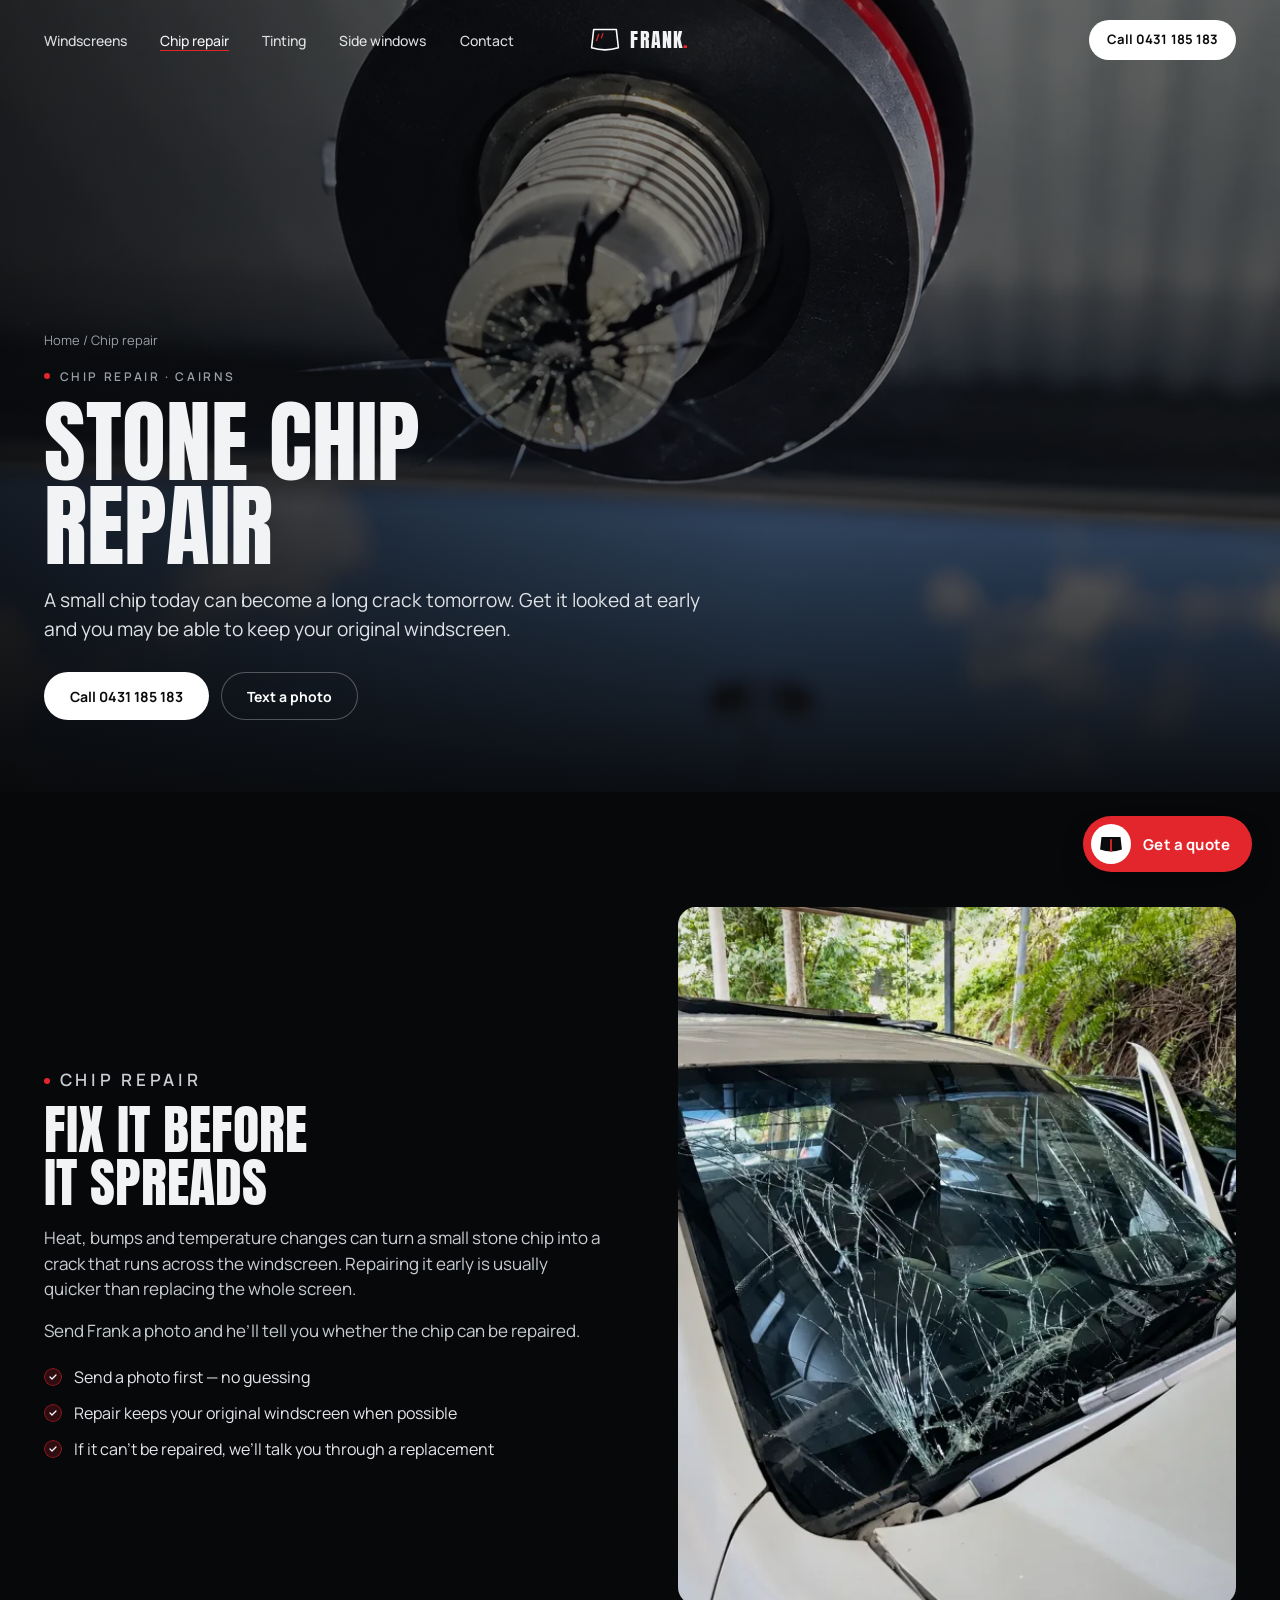
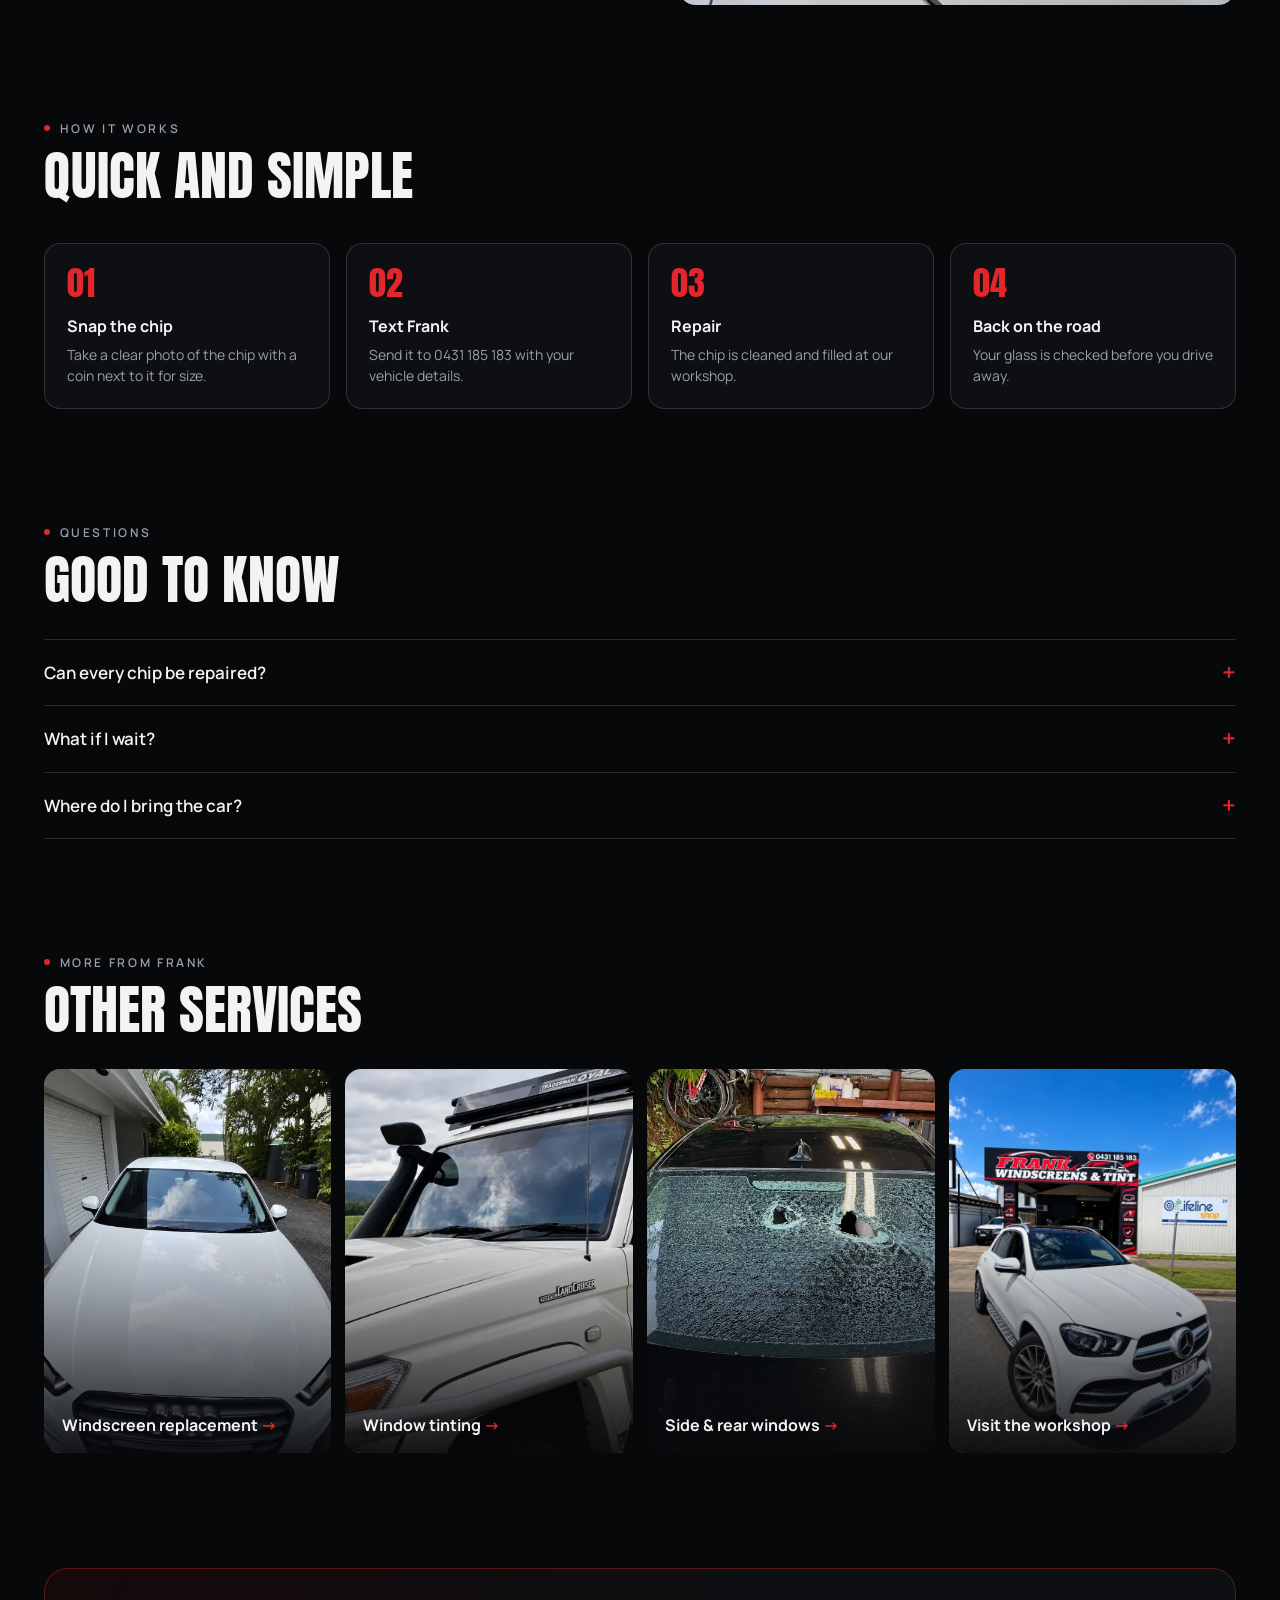
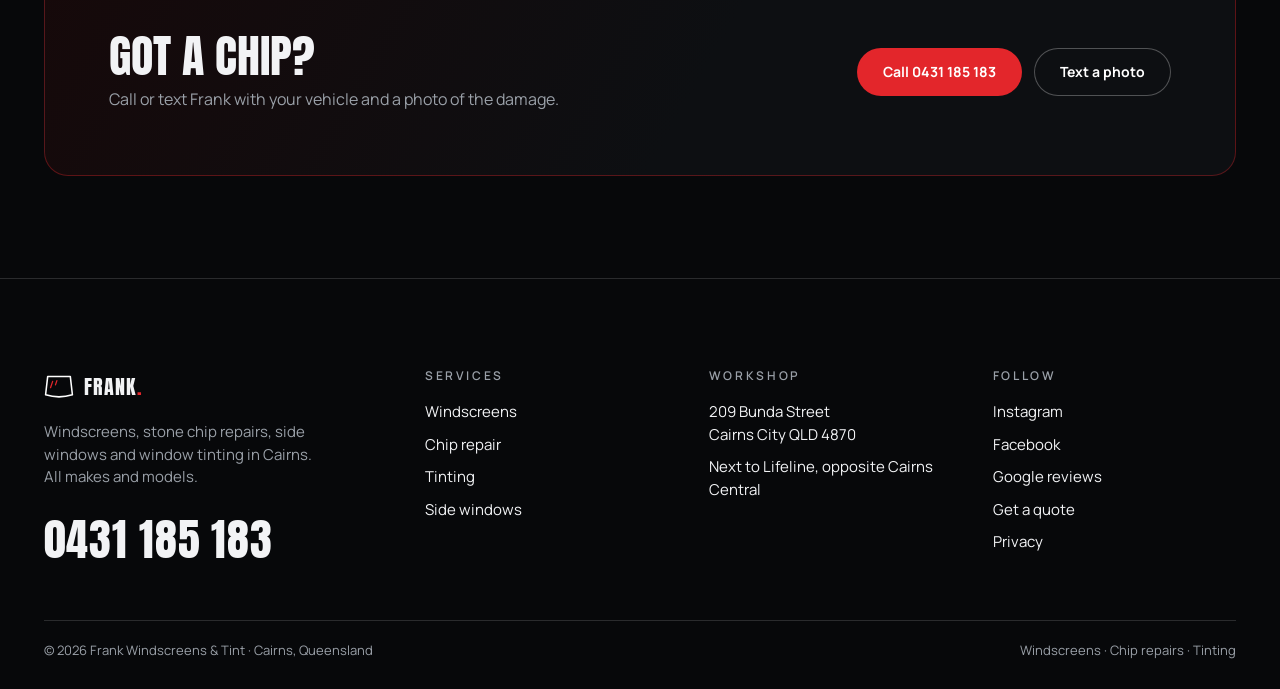
<file: chip-repair.html>
<!doctype html>
<html lang="en">
<head>
<meta charset="utf-8">
<meta name="viewport" content="width=device-width, initial-scale=1, viewport-fit=cover">
<title>Stone Chip Repair Cairns | Frank Windscreens &amp; Tint</title>
<link rel="canonical" href="https://frankwindscreens.com.au/chip-repair.html">
<meta name="description" content="Stone chip in your windscreen? Get it repaired early in Cairns before it spreads into a crack. Frank Windscreens &amp; Tint, 209 Bunda Street. Call or text 0431 185 183.">
<meta property="og:type" content="website">
<meta property="og:site_name" content="Frank Windscreens &amp; Tint">
<meta property="og:title" content="Stone Chip Repair Cairns | Frank Windscreens &amp; Tint">
<meta property="og:description" content="Stone chip in your windscreen? Get it repaired early in Cairns before it spreads into a crack. Frank Windscreens &amp; Tint, 209 Bunda Street. Call or text 0431 185 183.">
<meta property="og:url" content="https://frankwindscreens.com.au/chip-repair.html">
<meta property="og:image" content="https://frankwindscreens.com.au/assets/og-cover.jpg">
<meta property="og:image:width" content="1200">
<meta property="og:image:height" content="630">
<meta property="og:image:alt" content="Frank Windscreens &amp; Tint — Clear glass. Sharp tint.">
<meta property="og:locale" content="en_AU">
<meta name="twitter:card" content="summary_large_image">
<meta name="twitter:image" content="https://frankwindscreens.com.au/assets/og-cover.jpg">
<meta name="theme-color" content="#07080a">
<link rel="icon" href="favicon.svg" type="image/svg+xml">
<link rel="icon" href="favicon-32.png" sizes="32x32" type="image/png">
<link rel="icon" href="favicon-48.png" sizes="48x48" type="image/png">
<link rel="icon" href="favicon-192.png" sizes="192x192" type="image/png">
<link rel="apple-touch-icon" href="apple-touch-icon.png">
<link rel="preconnect" href="https://fonts.googleapis.com">
<link rel="preconnect" href="https://fonts.gstatic.com" crossorigin>
<link href="https://fonts.googleapis.com/css2?family=Anton&family=Manrope:wght@400;500;600;700&display=swap" rel="stylesheet">
<link rel="stylesheet" href="assets/site.css?v=8">
<script type="application/ld+json">{"@context": "https://schema.org", "@graph": [{"@type": "AutoRepair", "name": "Frank Windscreens & Tint", "telephone": "+61431185183", "address": {"@type": "PostalAddress", "streetAddress": "209 Bunda Street", "addressLocality": "Cairns City", "addressRegion": "QLD", "postalCode": "4870", "addressCountry": "AU"}, "paymentAccepted": "Cash, Credit Card, Debit Card, Bank Transfer, Afterpay", "openingHoursSpecification": {"@type": "OpeningHoursSpecification", "dayOfWeek": ["Monday", "Tuesday", "Wednesday", "Thursday", "Friday", "Saturday", "Sunday"], "opens": "00:00", "closes": "23:59"}, "areaServed": "Cairns"}, {"@type": "BreadcrumbList", "itemListElement": [{"@type": "ListItem", "position": 1, "name": "Home", "item": "index.html"}, {"@type": "ListItem", "position": 2, "name": "Chip repair", "item": "chip-repair.html"}]}, {"@type": "Service", "name": "Stone chip repair", "areaServed": "Cairns", "provider": {"@type": "AutoRepair", "name": "Frank Windscreens & Tint"}}]}</script>
</head>
<body>
<header class="nav" data-nav></header>
<main>
<section class="svc-hero"><img src="assets/photos/damage-chip-before-macro.webp" srcset="assets/photos/damage-chip-before-macro-640.webp 640w, assets/photos/damage-chip-before-macro-1200.webp 1200w, assets/photos/damage-chip-before-macro.webp 1368w" sizes="100vw" alt="" fetchpriority="high">
<div class="svc-hero-in"><nav class="crumbs" aria-label="Breadcrumb"><a href="index.html">Home</a> / Chip repair</nav>
<p class="eyebrow">Chip repair · Cairns</p><h1>Stone chip<br>repair</h1><p class="lead">A small chip today can become a long crack tomorrow. Get it looked at early and you may be able to keep your original windscreen.</p>
<div class="row"><a class="btn" href="tel:0431185183">Call 0431 185 183</a><a class="btn btn--ghost" href="sms:0431185183">Text a photo</a></div></div></section><section class="section"><div class="split"><div><p class="eyebrow">Chip repair</p><h2 style="margin-top:12px">Fix it before<br>it spreads</h2><p>Heat, bumps and temperature changes can turn a small stone chip into a crack that runs across the windscreen. Repairing it early is usually quicker than replacing the whole screen.</p><p>Send Frank a photo and he’ll tell you whether the chip can be repaired.</p>
<ul class="ticks"><li>Send a photo first — no guessing</li><li>Repair keeps your original windscreen when possible</li><li>If it can’t be repaired, we’ll talk you through a replacement</li></ul></div><img src="assets/photos/damage-cracked-windscreen.webp" srcset="assets/photos/damage-cracked-windscreen-640.webp 640w, assets/photos/damage-cracked-windscreen-1200.webp 1200w, assets/photos/damage-cracked-windscreen.webp 1219w" sizes="(max-width:860px) 100vw, 50vw" alt="A cracked windscreen" loading="lazy"></div></section><section class="section" style="padding-top:0"><p class="eyebrow">How it works</p><h2 style="margin-top:12px">Quick and simple</h2><div class="steps"><div class="step"><h3>Snap the chip</h3><p>Take a clear photo of the chip with a coin next to it for size.</p></div><div class="step"><h3>Text Frank</h3><p>Send it to 0431 185 183 with your vehicle details.</p></div><div class="step"><h3>Repair</h3><p>The chip is cleaned and filled at our workshop.</p></div><div class="step"><h3>Back on the road</h3><p>Your glass is checked before you drive away.</p></div></div></section><section class="section" style="padding-top:0"><p class="eyebrow">Questions</p><h2 style="margin-top:12px">Good to know</h2><div class="faq"><details><summary>Can every chip be repaired?</summary><p>Not always. Size, depth and position all matter — especially chips in the driver’s view or near the edge. A photo is the fastest way to find out.</p></details><details><summary>What if I wait?</summary><p>Chips can spread with heat and vibration. The sooner it’s seen, the better the chance of a repair instead of a new windscreen.</p></details><details><summary>Where do I bring the car?</summary><p>209 Bunda Street, Cairns City — next to Lifeline.</p></details></div></section><section class="section" style="padding-top:0"><p class="eyebrow">More from Frank</p><h2 style="margin-top:12px">Other services</h2><div class="more"><a href="windscreen-replacement.html"><img src="assets/photos/fitted-audi-white.webp" srcset="assets/photos/fitted-audi-white-640.webp 640w, assets/photos/fitted-audi-white-1200.webp 1200w, assets/photos/fitted-audi-white.webp 1254w" sizes="(max-width:860px) 50vw, 25vw" alt="" loading="lazy"><span>Windscreen replacement</span></a><a href="window-tinting.html"><img src="assets/photos/landcruiser-tint.webp" srcset="assets/photos/landcruiser-tint-640.webp 640w, assets/photos/landcruiser-tint-1200.webp 1200w, assets/photos/landcruiser-tint.webp 1414w" sizes="(max-width:860px) 50vw, 25vw" alt="" loading="lazy"><span>Window tinting</span></a><a href="side-rear-windows.html"><img src="assets/photos/damage-shattered-rear-glass.webp" srcset="assets/photos/damage-shattered-rear-glass-640.webp 640w, assets/photos/damage-shattered-rear-glass-1200.webp 1200w, assets/photos/damage-shattered-rear-glass.webp 1254w" sizes="(max-width:860px) 50vw, 25vw" alt="" loading="lazy"><span>Side &amp; rear windows</span></a><a href="contact.html"><img src="assets/photos/shopfront.webp" srcset="assets/photos/shopfront-640.webp 640w, assets/photos/shopfront.webp 1086w" sizes="(max-width:860px) 50vw, 25vw" alt="" loading="lazy"><span>Visit the workshop</span></a></div></section><section class="cta-band"><div><h2>Got a chip?</h2><p>Call or text Frank with your vehicle and a photo of the damage.</p></div>
<div class="row"><a class="btn btn--red" href="tel:0431185183">Call 0431 185 183</a><a class="btn btn--ghost" href="sms:0431185183">Text a photo</a></div></section></main>
<footer class="foot" data-foot></footer>
<script src="assets/site.js?v=6"></script>
</body>
</html>
</file>
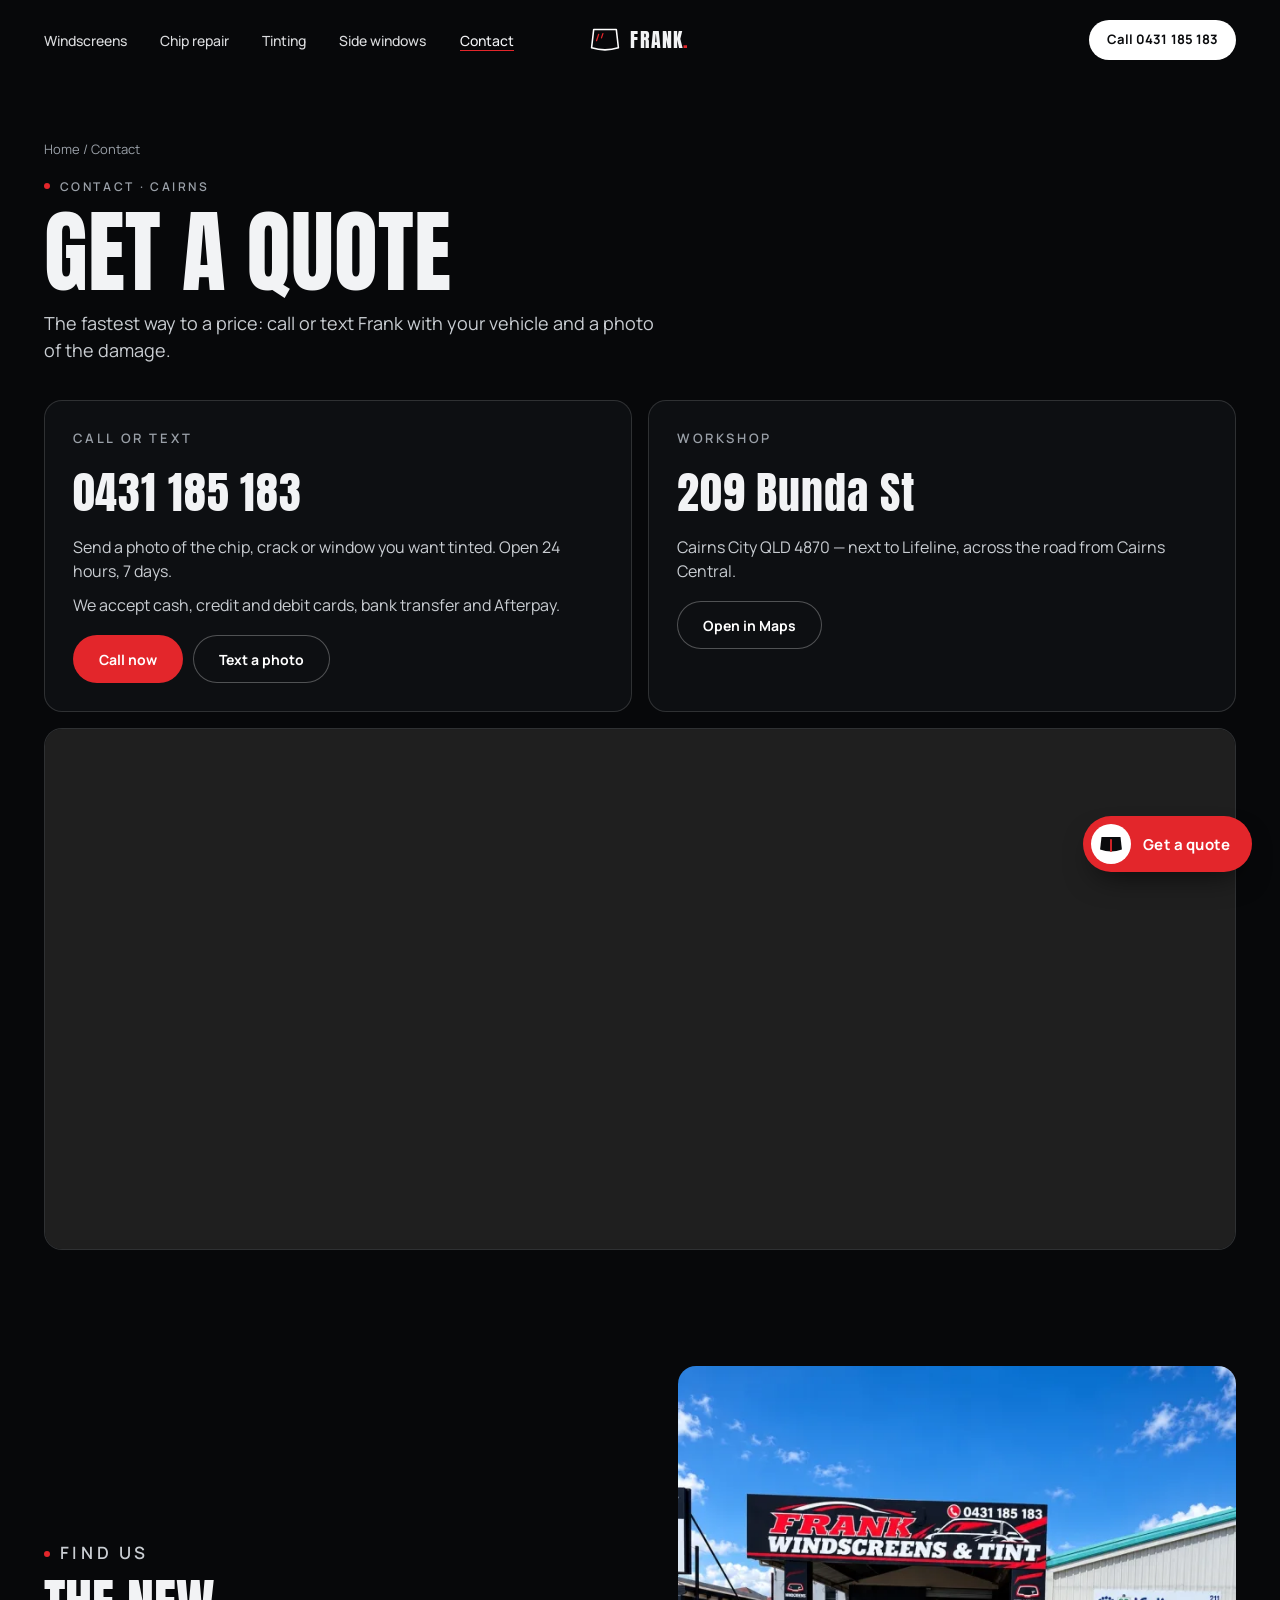
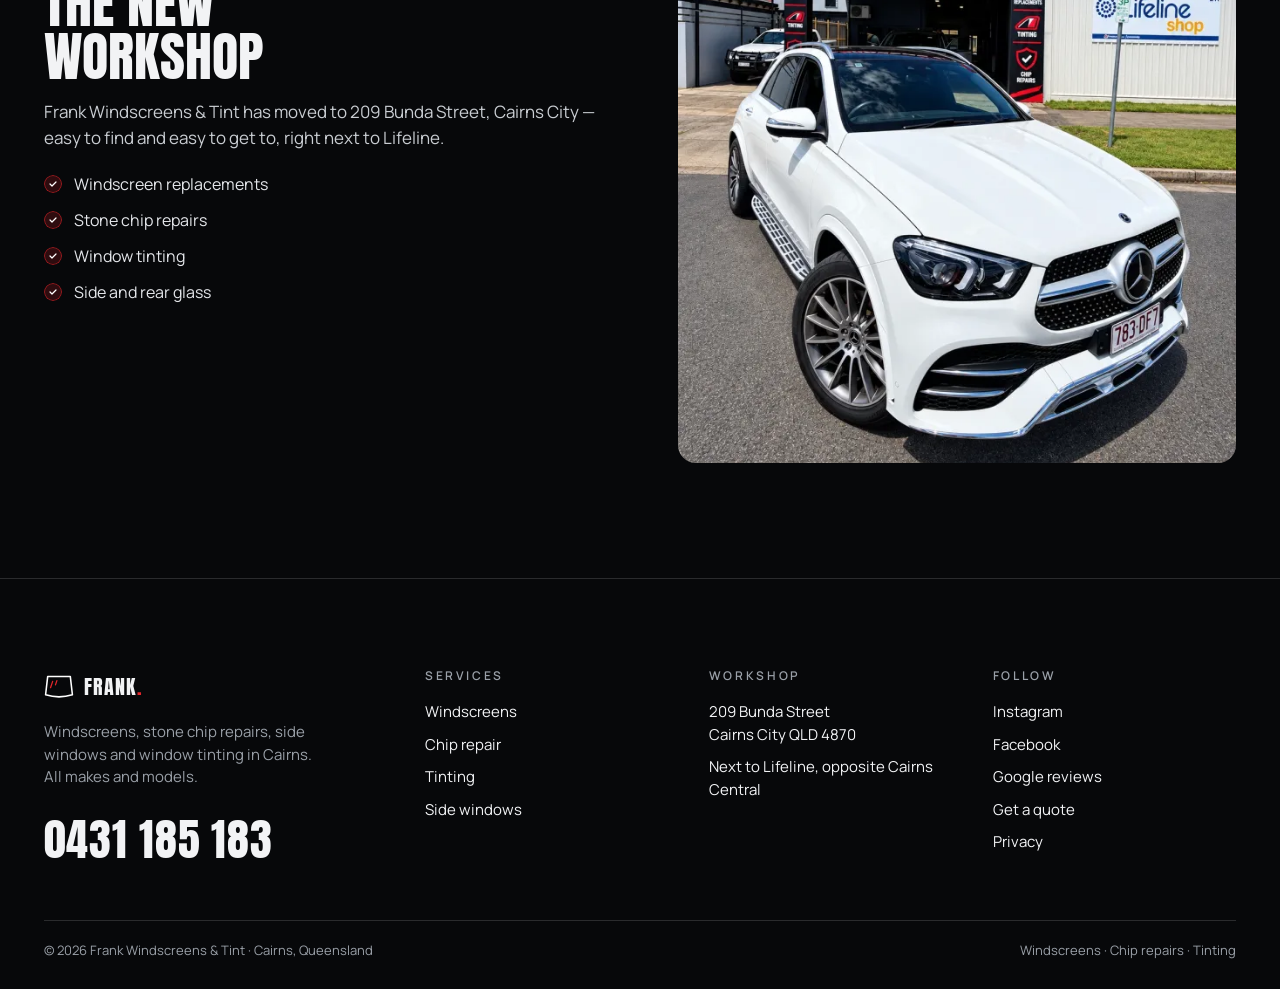
<file: contact.html>
<!doctype html>
<html lang="en">
<head>
<meta charset="utf-8">
<meta name="viewport" content="width=device-width, initial-scale=1, viewport-fit=cover">
<title>Contact &amp; Quotes | Frank Windscreens &amp; Tint, Cairns</title>
<link rel="canonical" href="https://frankwindscreens.com.au/contact.html">
<meta name="description" content="Call or text 0431 185 183 for windscreen, chip repair and window tinting quotes in Cairns. Workshop at 209 Bunda Street, Cairns City QLD 4870.">
<meta property="og:type" content="website">
<meta property="og:site_name" content="Frank Windscreens &amp; Tint">
<meta property="og:title" content="Contact &amp; Quotes | Frank Windscreens &amp; Tint, Cairns">
<meta property="og:description" content="Call or text 0431 185 183 for windscreen, chip repair and window tinting quotes in Cairns. Workshop at 209 Bunda Street, Cairns City QLD 4870.">
<meta property="og:url" content="https://frankwindscreens.com.au/contact.html">
<meta property="og:image" content="https://frankwindscreens.com.au/assets/og-cover.jpg">
<meta property="og:image:width" content="1200">
<meta property="og:image:height" content="630">
<meta property="og:image:alt" content="Frank Windscreens &amp; Tint — Clear glass. Sharp tint.">
<meta property="og:locale" content="en_AU">
<meta name="twitter:card" content="summary_large_image">
<meta name="twitter:image" content="https://frankwindscreens.com.au/assets/og-cover.jpg">
<meta name="theme-color" content="#07080a">
<link rel="icon" href="favicon.svg" type="image/svg+xml">
<link rel="icon" href="favicon-32.png" sizes="32x32" type="image/png">
<link rel="icon" href="favicon-48.png" sizes="48x48" type="image/png">
<link rel="icon" href="favicon-192.png" sizes="192x192" type="image/png">
<link rel="apple-touch-icon" href="apple-touch-icon.png">
<link rel="preconnect" href="https://fonts.googleapis.com">
<link rel="preconnect" href="https://fonts.gstatic.com" crossorigin>
<link href="https://fonts.googleapis.com/css2?family=Anton&family=Manrope:wght@400;500;600;700&display=swap" rel="stylesheet">
<link rel="stylesheet" href="assets/site.css?v=8">
<script type="application/ld+json">{"@context": "https://schema.org", "@graph": [{"@type": "AutoRepair", "name": "Frank Windscreens & Tint", "telephone": "+61431185183", "address": {"@type": "PostalAddress", "streetAddress": "209 Bunda Street", "addressLocality": "Cairns City", "addressRegion": "QLD", "postalCode": "4870", "addressCountry": "AU"}, "paymentAccepted": "Cash, Credit Card, Debit Card, Bank Transfer, Afterpay", "openingHoursSpecification": {"@type": "OpeningHoursSpecification", "dayOfWeek": ["Monday", "Tuesday", "Wednesday", "Thursday", "Friday", "Saturday", "Sunday"], "opens": "00:00", "closes": "23:59"}, "areaServed": "Cairns"}]}</script>
</head>
<body>
<header class="nav" data-nav></header>
<main>
<section class="section" style="padding-top:140px">
<nav class="crumbs" aria-label="Breadcrumb"><a href="index.html">Home</a> / Contact</nav>
<p class="eyebrow">Contact · Cairns</p><h1 style="font-family:var(--display);font-weight:400;text-transform:uppercase;font-size:clamp(48px,7vw,104px);line-height:.94;margin-top:14px">Get a quote</h1>
<p style="color:#c9cdd2;margin-top:16px;max-width:56ch;font-size:18px">The fastest way to a price: call or text Frank with your vehicle and a photo of the damage.</p>
<div class="contact-grid">
<div class="contact-card"><h3>Call or text</h3><a class="big" href="tel:0431185183">0431 185 183</a><p>Send a photo of the chip, crack or window you want tinted. Open 24 hours, 7 days.</p><p>We accept cash, credit and debit cards, bank transfer and Afterpay.</p>
<div class="row"><a class="btn btn--red" href="tel:0431185183">Call now</a><a class="btn btn--ghost" href="sms:0431185183">Text a photo</a></div></div>
<div class="contact-card"><h3>Workshop</h3><a class="big" href="https://www.google.com/maps/search/?api=1&query=209+Bunda+Street+Cairns+City+QLD+4870" target="_blank" rel="noopener">209 Bunda St</a><p>Cairns City QLD 4870 — next to Lifeline, across the road from Cairns Central.</p>
<div class="row"><a class="btn btn--ghost" href="https://www.google.com/maps/search/?api=1&query=209+Bunda+Street+Cairns+City+QLD+4870" target="_blank" rel="noopener">Open in Maps</a></div></div>
</div>
<div class="map"><iframe title="Map to 209 Bunda Street, Cairns City" loading="lazy" referrerpolicy="no-referrer-when-downgrade" src="https://www.google.com/maps?q=209+Bunda+Street+Cairns+City+QLD+4870&output=embed"></iframe></div>
</section>
<section class="section" style="padding-top:0"><div class="split"><div><p class="eyebrow">Find us</p><h2 style="margin-top:12px">The new<br>workshop</h2>
<p>Frank Windscreens &amp; Tint has moved to 209 Bunda Street, Cairns City — easy to find and easy to get to, right next to Lifeline.</p>
<ul class="ticks"><li>Windscreen replacements</li><li>Stone chip repairs</li><li>Window tinting</li><li>Side and rear glass</li></ul></div>
<img src="assets/photos/shopfront.webp" srcset="assets/photos/shopfront-640.webp 640w, assets/photos/shopfront.webp 1086w" sizes="(max-width:860px) 100vw, 50vw" alt="Frank Windscreens &amp; Tint shopfront on Bunda Street" loading="lazy"></div></section></main>
<footer class="foot" data-foot></footer>
<script src="assets/site.js?v=6"></script>
</body>
</html>
</file>
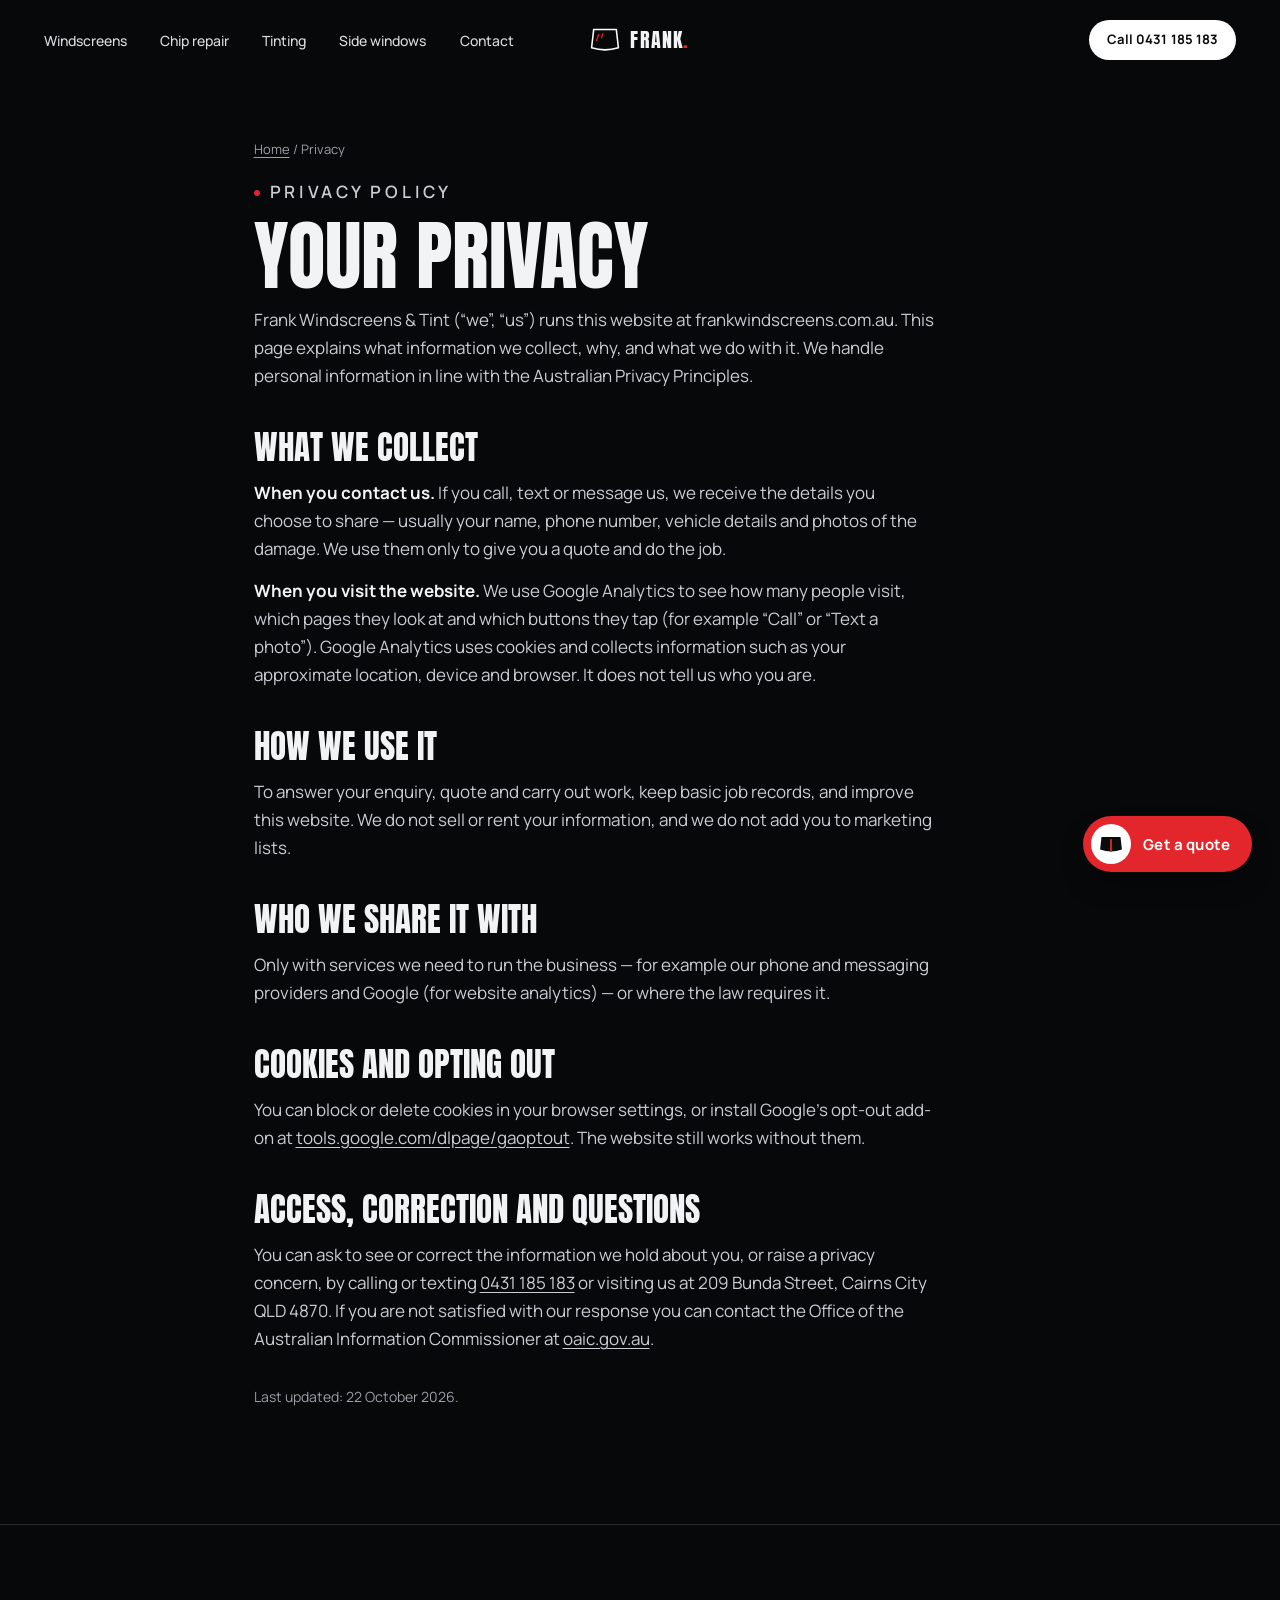
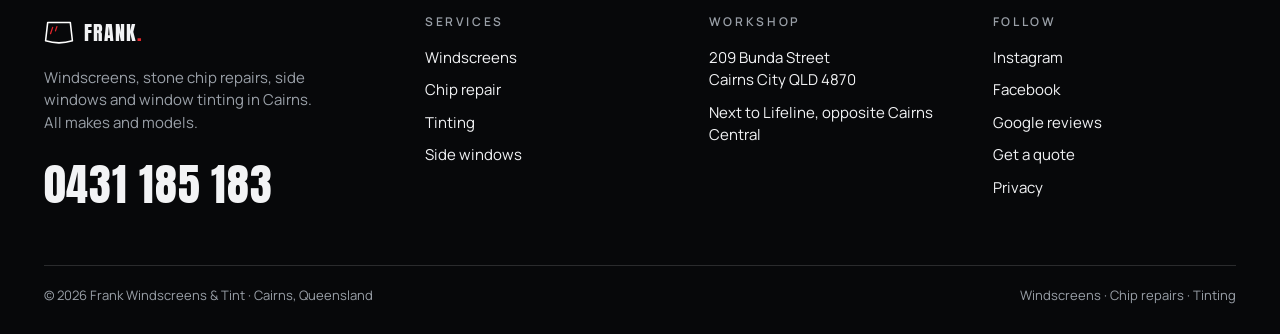
<file: privacy.html>
<!doctype html>
<html lang="en">
<head>
<meta charset="utf-8">
<meta name="viewport" content="width=device-width, initial-scale=1, viewport-fit=cover">
<title>Privacy Policy | Frank Windscreens &amp; Tint</title>
<link rel="canonical" href="https://frankwindscreens.com.au/privacy.html">
<meta name="description" content="How Frank Windscreens &amp; Tint in Cairns collects and uses your information, and how website analytics works.">
<meta property="og:type" content="website">
<meta property="og:site_name" content="Frank Windscreens &amp; Tint">
<meta property="og:title" content="Privacy Policy | Frank Windscreens &amp; Tint">
<meta property="og:description" content="How Frank Windscreens &amp; Tint in Cairns collects and uses your information, and how website analytics works.">
<meta property="og:url" content="https://frankwindscreens.com.au/privacy.html">
<meta property="og:image" content="https://frankwindscreens.com.au/assets/og-cover.jpg">
<meta property="og:image:width" content="1200">
<meta property="og:image:height" content="630">
<meta property="og:image:alt" content="Frank Windscreens &amp; Tint — Clear glass. Sharp tint.">
<meta property="og:locale" content="en_AU">
<meta name="twitter:card" content="summary_large_image">
<meta name="twitter:image" content="https://frankwindscreens.com.au/assets/og-cover.jpg">
<meta name="theme-color" content="#07080a">
<link rel="icon" href="favicon.svg" type="image/svg+xml">
<link rel="icon" href="favicon-32.png" sizes="32x32" type="image/png">
<link rel="icon" href="favicon-48.png" sizes="48x48" type="image/png">
<link rel="icon" href="favicon-192.png" sizes="192x192" type="image/png">
<link rel="apple-touch-icon" href="apple-touch-icon.png">
<link rel="preconnect" href="https://fonts.googleapis.com">
<link rel="preconnect" href="https://fonts.gstatic.com" crossorigin>
<link href="https://fonts.googleapis.com/css2?family=Anton&family=Manrope:wght@400;500;600;700&display=swap" rel="stylesheet">
<link rel="stylesheet" href="assets/site.css?v=8">
</head>
<body>
<header class="nav" data-nav></header>
<main>
<section class="section prose" style="padding-top:140px;max-width:860px">
<nav class="crumbs" aria-label="Breadcrumb"><a href="index.html">Home</a> / Privacy</nav>
<p class="eyebrow">Privacy policy</p><h1 style="font-family:var(--display);font-weight:400;text-transform:uppercase;font-size:clamp(44px,6vw,88px);line-height:.94;margin-top:14px">Your privacy</h1>
<p>Frank Windscreens &amp; Tint (“we”, “us”) runs this website at frankwindscreens.com.au. This page explains what information we collect, why, and what we do with it. We handle personal information in line with the Australian Privacy Principles.</p>
<h2>What we collect</h2>
<p><strong>When you contact us.</strong> If you call, text or message us, we receive the details you choose to share — usually your name, phone number, vehicle details and photos of the damage. We use them only to give you a quote and do the job.</p>
<p><strong>When you visit the website.</strong> We use Google Analytics to see how many people visit, which pages they look at and which buttons they tap (for example “Call” or “Text a photo”). Google Analytics uses cookies and collects information such as your approximate location, device and browser. It does not tell us who you are.</p>
<h2>How we use it</h2>
<p>To answer your enquiry, quote and carry out work, keep basic job records, and improve this website. We do not sell or rent your information, and we do not add you to marketing lists.</p>
<h2>Who we share it with</h2>
<p>Only with services we need to run the business — for example our phone and messaging providers and Google (for website analytics) — or where the law requires it.</p>
<h2>Cookies and opting out</h2>
<p>You can block or delete cookies in your browser settings, or install Google’s opt-out add-on at <a href="https://tools.google.com/dlpage/gaoptout" target="_blank" rel="noopener">tools.google.com/dlpage/gaoptout</a>. The website still works without them.</p>
<h2>Access, correction and questions</h2>
<p>You can ask to see or correct the information we hold about you, or raise a privacy concern, by calling or texting <a href="tel:0431185183">0431 185 183</a> or visiting us at 209 Bunda Street, Cairns City QLD 4870. If you are not satisfied with our response you can contact the Office of the Australian Information Commissioner at <a href="https://www.oaic.gov.au" target="_blank" rel="noopener">oaic.gov.au</a>.</p>
<p class="muted">Last updated: 22 October 2026.</p>
</section>
</main>
<footer class="foot" data-foot></footer>
<script src="assets/site.js?v=6"></script>
</body>
</html>
</file>
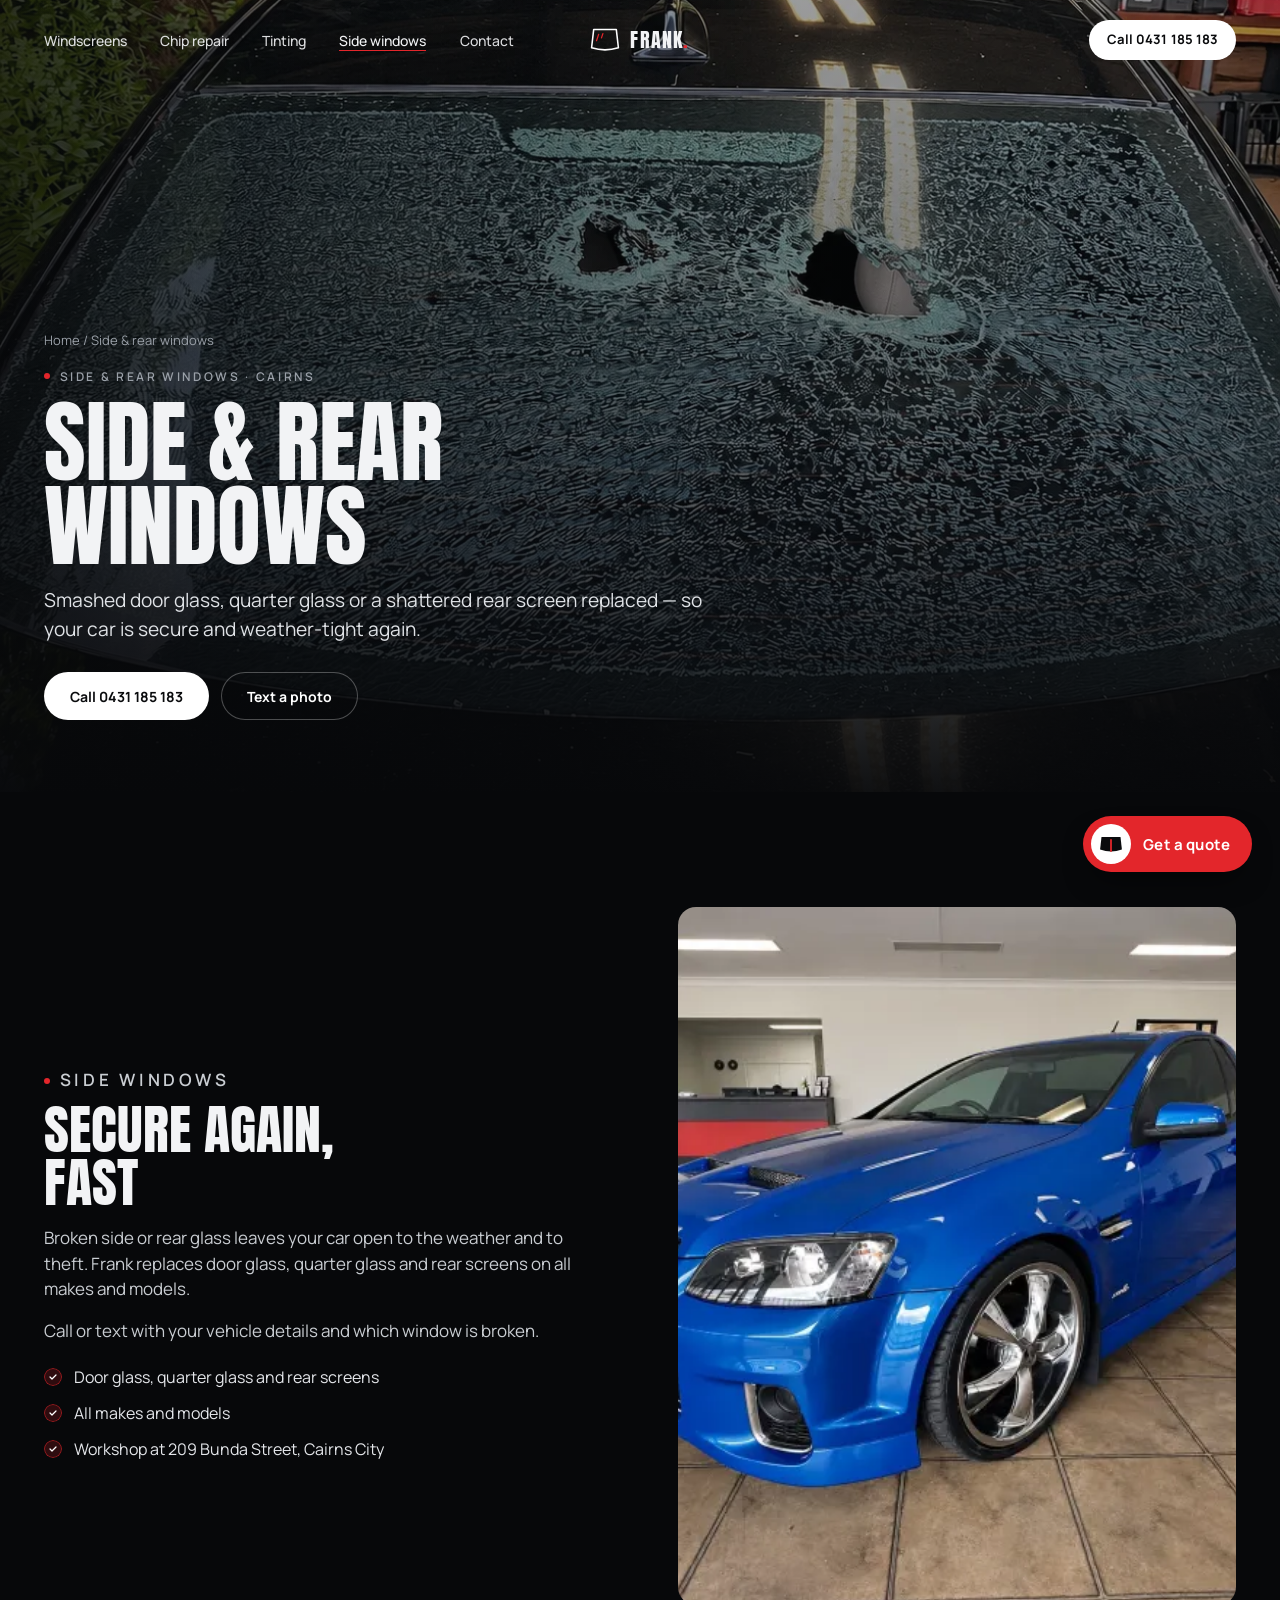
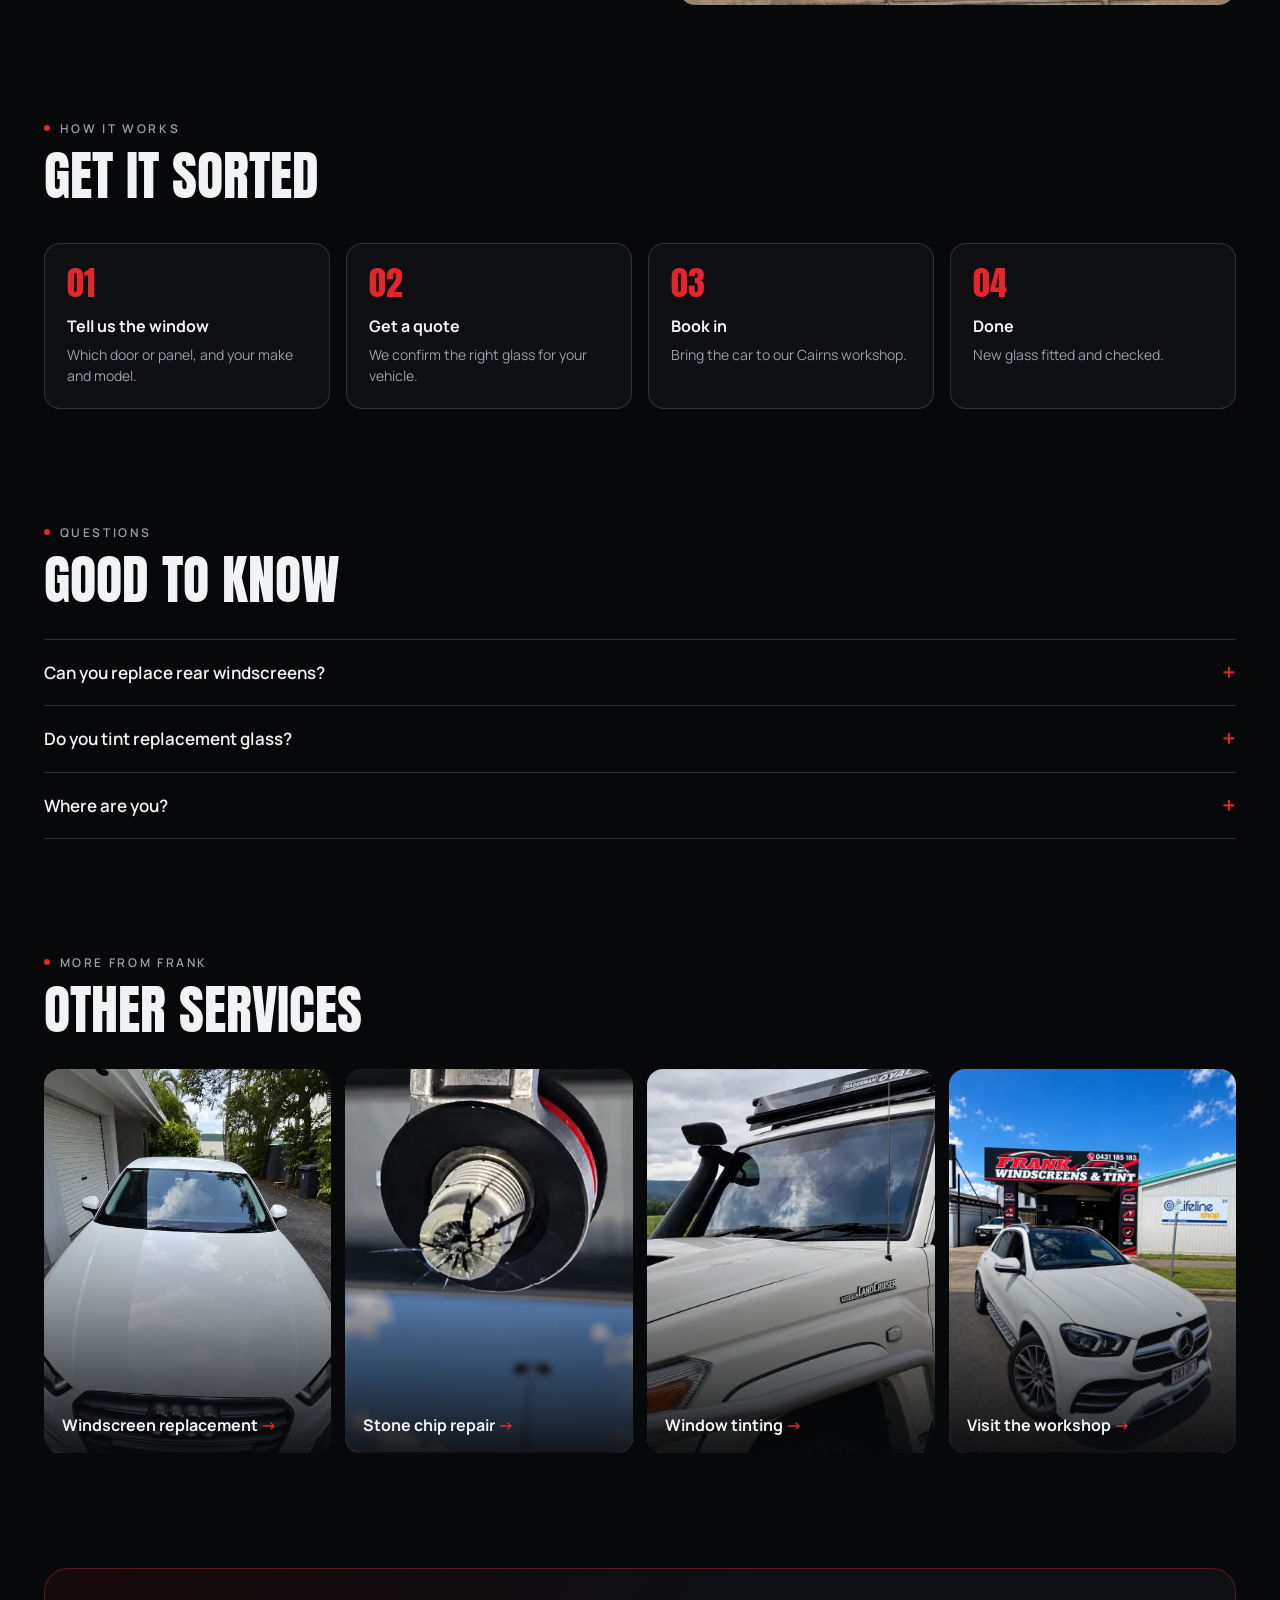
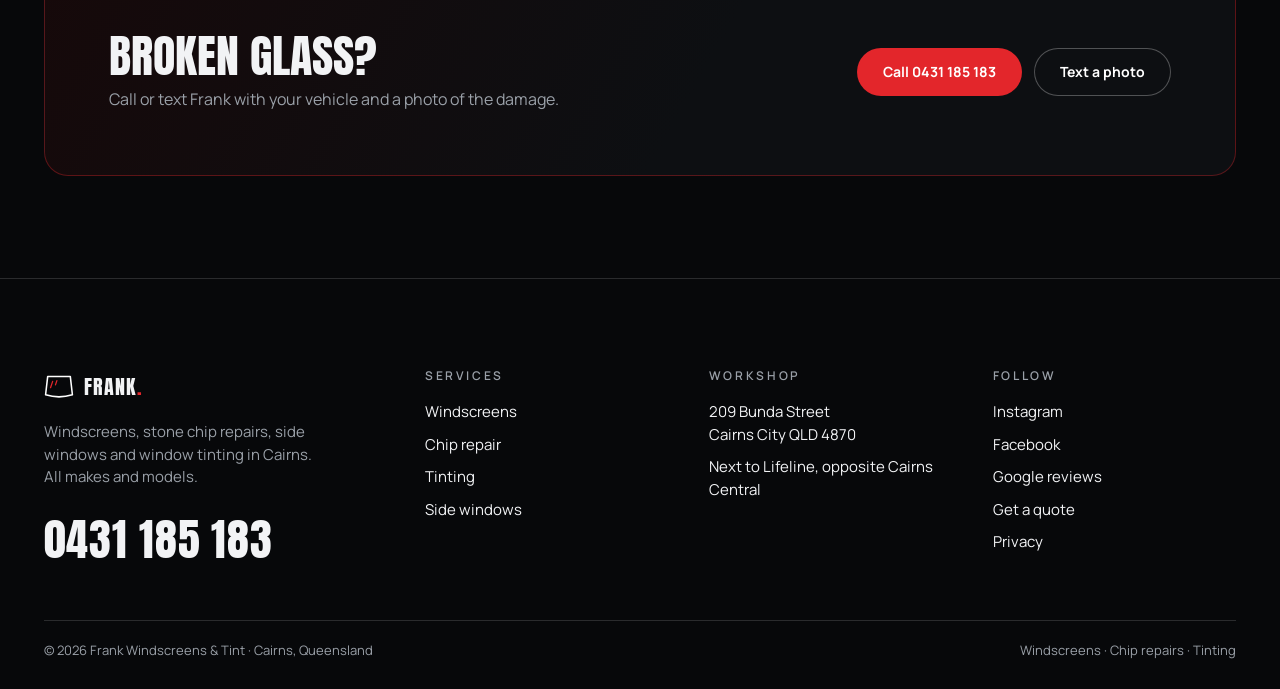
<file: side-rear-windows.html>
<!doctype html>
<html lang="en">
<head>
<meta charset="utf-8">
<meta name="viewport" content="width=device-width, initial-scale=1, viewport-fit=cover">
<title>Side &amp; Rear Window Replacement Cairns | Frank Windscreens &amp; Tint</title>
<link rel="canonical" href="https://frankwindscreens.com.au/side-rear-windows.html">
<meta name="description" content="Broken door glass, quarter glass or rear window in Cairns? Frank Windscreens &amp; Tint replaces side and rear glass on all makes and models. Call 0431 185 183.">
<meta property="og:type" content="website">
<meta property="og:site_name" content="Frank Windscreens &amp; Tint">
<meta property="og:title" content="Side &amp; Rear Window Replacement Cairns | Frank Windscreens &amp; Tint">
<meta property="og:description" content="Broken door glass, quarter glass or rear window in Cairns? Frank Windscreens &amp; Tint replaces side and rear glass on all makes and models. Call 0431 185 183.">
<meta property="og:url" content="https://frankwindscreens.com.au/side-rear-windows.html">
<meta property="og:image" content="https://frankwindscreens.com.au/assets/og-cover.jpg">
<meta property="og:image:width" content="1200">
<meta property="og:image:height" content="630">
<meta property="og:image:alt" content="Frank Windscreens &amp; Tint — Clear glass. Sharp tint.">
<meta property="og:locale" content="en_AU">
<meta name="twitter:card" content="summary_large_image">
<meta name="twitter:image" content="https://frankwindscreens.com.au/assets/og-cover.jpg">
<meta name="theme-color" content="#07080a">
<link rel="icon" href="favicon.svg" type="image/svg+xml">
<link rel="icon" href="favicon-32.png" sizes="32x32" type="image/png">
<link rel="icon" href="favicon-48.png" sizes="48x48" type="image/png">
<link rel="icon" href="favicon-192.png" sizes="192x192" type="image/png">
<link rel="apple-touch-icon" href="apple-touch-icon.png">
<link rel="preconnect" href="https://fonts.googleapis.com">
<link rel="preconnect" href="https://fonts.gstatic.com" crossorigin>
<link href="https://fonts.googleapis.com/css2?family=Anton&family=Manrope:wght@400;500;600;700&display=swap" rel="stylesheet">
<link rel="stylesheet" href="assets/site.css?v=8">
<script type="application/ld+json">{"@context": "https://schema.org", "@graph": [{"@type": "AutoRepair", "name": "Frank Windscreens & Tint", "telephone": "+61431185183", "address": {"@type": "PostalAddress", "streetAddress": "209 Bunda Street", "addressLocality": "Cairns City", "addressRegion": "QLD", "postalCode": "4870", "addressCountry": "AU"}, "paymentAccepted": "Cash, Credit Card, Debit Card, Bank Transfer, Afterpay", "openingHoursSpecification": {"@type": "OpeningHoursSpecification", "dayOfWeek": ["Monday", "Tuesday", "Wednesday", "Thursday", "Friday", "Saturday", "Sunday"], "opens": "00:00", "closes": "23:59"}, "areaServed": "Cairns"}, {"@type": "BreadcrumbList", "itemListElement": [{"@type": "ListItem", "position": 1, "name": "Home", "item": "index.html"}, {"@type": "ListItem", "position": 2, "name": "Side & rear windows", "item": "side-rear-windows.html"}]}, {"@type": "Service", "name": "Side and rear window replacement", "areaServed": "Cairns", "provider": {"@type": "AutoRepair", "name": "Frank Windscreens & Tint"}}]}</script>
</head>
<body>
<header class="nav" data-nav></header>
<main>
<section class="svc-hero"><img src="assets/photos/damage-shattered-rear-glass.webp" srcset="assets/photos/damage-shattered-rear-glass-640.webp 640w, assets/photos/damage-shattered-rear-glass-1200.webp 1200w, assets/photos/damage-shattered-rear-glass.webp 1254w" sizes="100vw" alt="" fetchpriority="high">
<div class="svc-hero-in"><nav class="crumbs" aria-label="Breadcrumb"><a href="index.html">Home</a> / Side &amp; rear windows</nav>
<p class="eyebrow">Side &amp; rear windows · Cairns</p><h1>Side &amp; rear<br>windows</h1><p class="lead">Smashed door glass, quarter glass or a shattered rear screen replaced — so your car is secure and weather-tight again.</p>
<div class="row"><a class="btn" href="tel:0431185183">Call 0431 185 183</a><a class="btn btn--ghost" href="sms:0431185183">Text a photo</a></div></div></section><section class="section"><div class="split"><div><p class="eyebrow">Side windows</p><h2 style="margin-top:12px">Secure again,<br>fast</h2><p>Broken side or rear glass leaves your car open to the weather and to theft. Frank replaces door glass, quarter glass and rear screens on all makes and models.</p><p>Call or text with your vehicle details and which window is broken.</p>
<ul class="ticks"><li>Door glass, quarter glass and rear screens</li><li>All makes and models</li><li>Workshop at 209 Bunda Street, Cairns City</li></ul></div><img src="assets/photos/workshop-holden-ute.webp" srcset="assets/photos/workshop-holden-ute-640.webp 640w, assets/photos/workshop-holden-ute-1200.webp 1200w, assets/photos/workshop-holden-ute.webp 1448w" sizes="(max-width:860px) 100vw, 50vw" alt="Ute in the workshop for glass work" loading="lazy"></div></section><section class="section" style="padding-top:0"><p class="eyebrow">How it works</p><h2 style="margin-top:12px">Get it sorted</h2><div class="steps"><div class="step"><h3>Tell us the window</h3><p>Which door or panel, and your make and model.</p></div><div class="step"><h3>Get a quote</h3><p>We confirm the right glass for your vehicle.</p></div><div class="step"><h3>Book in</h3><p>Bring the car to our Cairns workshop.</p></div><div class="step"><h3>Done</h3><p>New glass fitted and checked.</p></div></div></section><section class="section" style="padding-top:0"><p class="eyebrow">Questions</p><h2 style="margin-top:12px">Good to know</h2><div class="faq"><details><summary>Can you replace rear windscreens?</summary><p>Yes, along with door glass and quarter glass.</p></details><details><summary>Do you tint replacement glass?</summary><p>We also do window tinting — ask about it when you book. See <a href="window-tinting.html" style="text-decoration:underline">window tinting</a>.</p></details><details><summary>Where are you?</summary><p>209 Bunda Street, Cairns City — opposite Cairns Central.</p></details></div></section><section class="section" style="padding-top:0"><p class="eyebrow">More from Frank</p><h2 style="margin-top:12px">Other services</h2><div class="more"><a href="windscreen-replacement.html"><img src="assets/photos/fitted-audi-white.webp" srcset="assets/photos/fitted-audi-white-640.webp 640w, assets/photos/fitted-audi-white-1200.webp 1200w, assets/photos/fitted-audi-white.webp 1254w" sizes="(max-width:860px) 50vw, 25vw" alt="" loading="lazy"><span>Windscreen replacement</span></a><a href="chip-repair.html"><img src="assets/photos/damage-chip-before-macro.webp" srcset="assets/photos/damage-chip-before-macro-640.webp 640w, assets/photos/damage-chip-before-macro-1200.webp 1200w, assets/photos/damage-chip-before-macro.webp 1368w" sizes="(max-width:860px) 50vw, 25vw" alt="" loading="lazy"><span>Stone chip repair</span></a><a href="window-tinting.html"><img src="assets/photos/landcruiser-tint.webp" srcset="assets/photos/landcruiser-tint-640.webp 640w, assets/photos/landcruiser-tint-1200.webp 1200w, assets/photos/landcruiser-tint.webp 1414w" sizes="(max-width:860px) 50vw, 25vw" alt="" loading="lazy"><span>Window tinting</span></a><a href="contact.html"><img src="assets/photos/shopfront.webp" srcset="assets/photos/shopfront-640.webp 640w, assets/photos/shopfront.webp 1086w" sizes="(max-width:860px) 50vw, 25vw" alt="" loading="lazy"><span>Visit the workshop</span></a></div></section><section class="cta-band"><div><h2>Broken glass?</h2><p>Call or text Frank with your vehicle and a photo of the damage.</p></div>
<div class="row"><a class="btn btn--red" href="tel:0431185183">Call 0431 185 183</a><a class="btn btn--ghost" href="sms:0431185183">Text a photo</a></div></section></main>
<footer class="foot" data-foot></footer>
<script src="assets/site.js?v=6"></script>
</body>
</html>
</file>
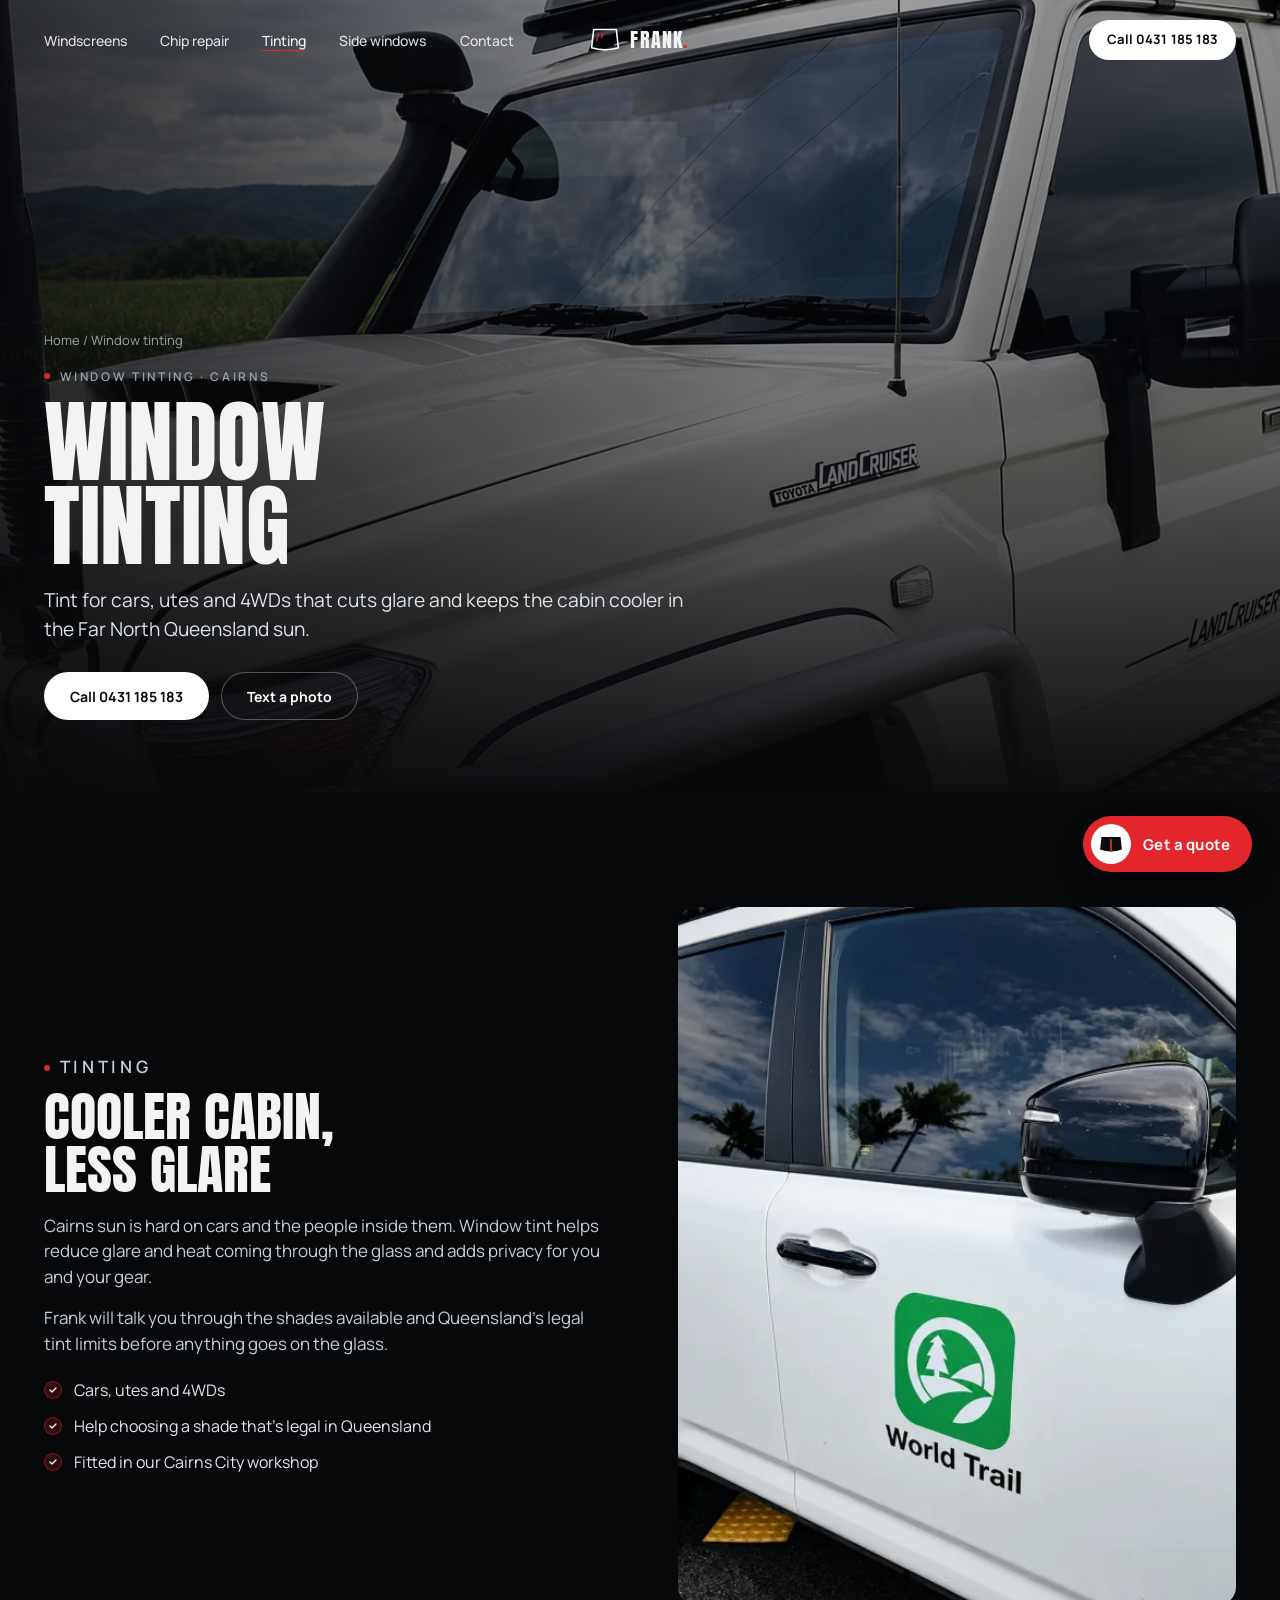
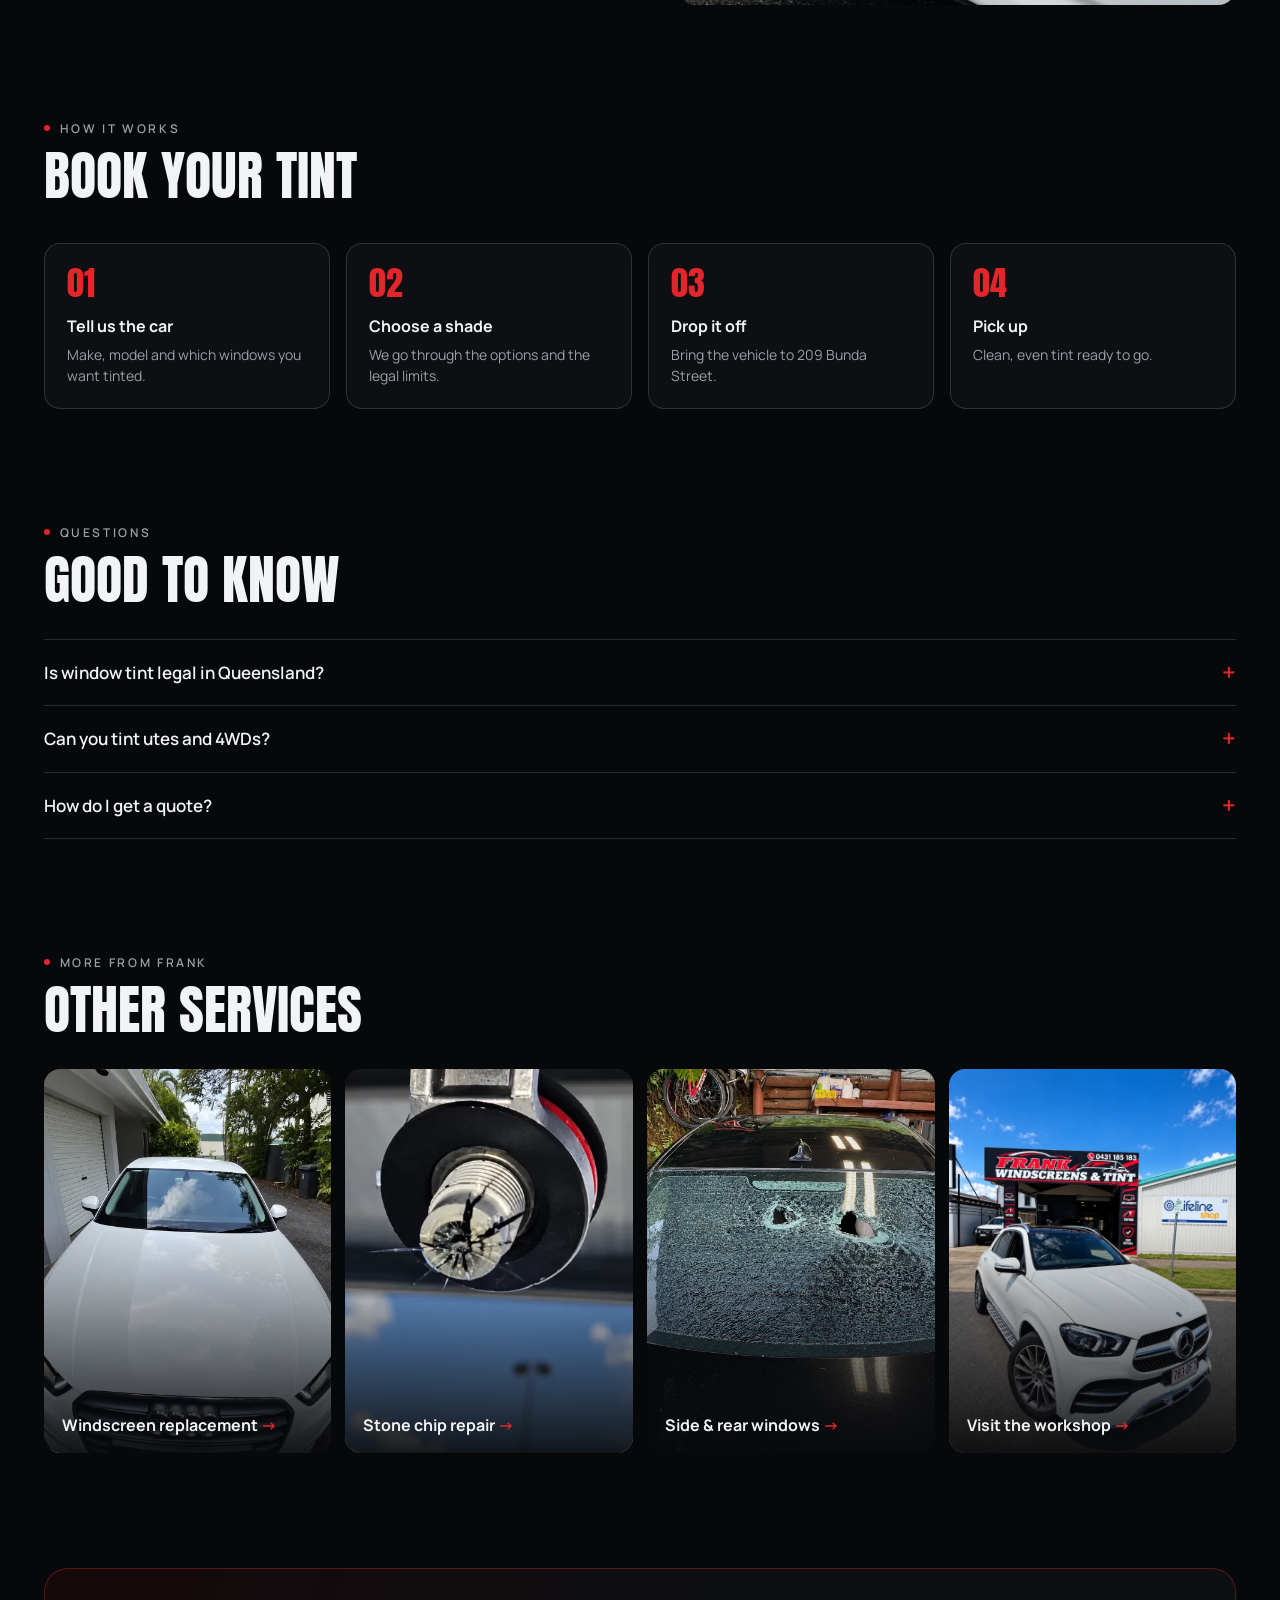
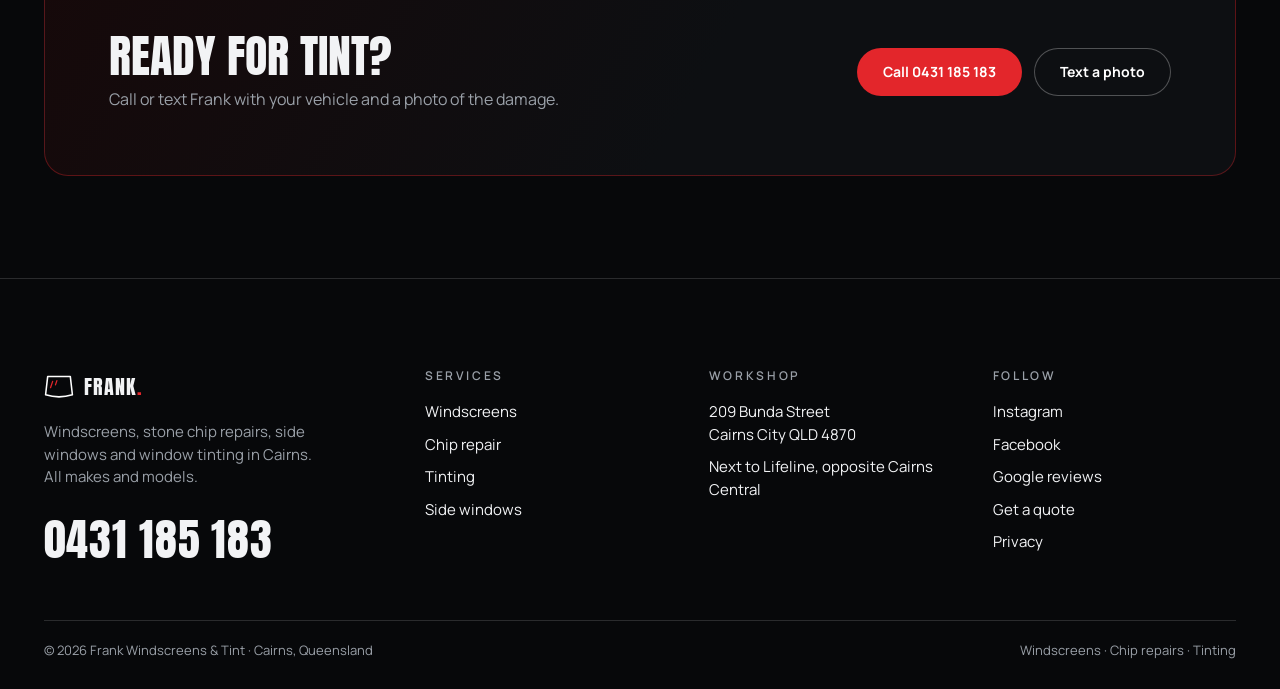
<file: window-tinting.html>
<!doctype html>
<html lang="en">
<head>
<meta charset="utf-8">
<meta name="viewport" content="width=device-width, initial-scale=1, viewport-fit=cover">
<title>Window Tinting Cairns | Frank Windscreens &amp; Tint</title>
<link rel="canonical" href="https://frankwindscreens.com.au/window-tinting.html">
<meta name="description" content="Car window tinting in Cairns for cars, utes and 4WDs. Cut glare and heat with tint fitted by Frank Windscreens &amp; Tint, 209 Bunda Street. Call 0431 185 183.">
<meta property="og:type" content="website">
<meta property="og:site_name" content="Frank Windscreens &amp; Tint">
<meta property="og:title" content="Window Tinting Cairns | Frank Windscreens &amp; Tint">
<meta property="og:description" content="Car window tinting in Cairns for cars, utes and 4WDs. Cut glare and heat with tint fitted by Frank Windscreens &amp; Tint, 209 Bunda Street. Call 0431 185 183.">
<meta property="og:url" content="https://frankwindscreens.com.au/window-tinting.html">
<meta property="og:image" content="https://frankwindscreens.com.au/assets/og-cover.jpg">
<meta property="og:image:width" content="1200">
<meta property="og:image:height" content="630">
<meta property="og:image:alt" content="Frank Windscreens &amp; Tint — Clear glass. Sharp tint.">
<meta property="og:locale" content="en_AU">
<meta name="twitter:card" content="summary_large_image">
<meta name="twitter:image" content="https://frankwindscreens.com.au/assets/og-cover.jpg">
<meta name="theme-color" content="#07080a">
<link rel="icon" href="favicon.svg" type="image/svg+xml">
<link rel="icon" href="favicon-32.png" sizes="32x32" type="image/png">
<link rel="icon" href="favicon-48.png" sizes="48x48" type="image/png">
<link rel="icon" href="favicon-192.png" sizes="192x192" type="image/png">
<link rel="apple-touch-icon" href="apple-touch-icon.png">
<link rel="preconnect" href="https://fonts.googleapis.com">
<link rel="preconnect" href="https://fonts.gstatic.com" crossorigin>
<link href="https://fonts.googleapis.com/css2?family=Anton&family=Manrope:wght@400;500;600;700&display=swap" rel="stylesheet">
<link rel="stylesheet" href="assets/site.css?v=8">
<script type="application/ld+json">{"@context": "https://schema.org", "@graph": [{"@type": "AutoRepair", "name": "Frank Windscreens & Tint", "telephone": "+61431185183", "address": {"@type": "PostalAddress", "streetAddress": "209 Bunda Street", "addressLocality": "Cairns City", "addressRegion": "QLD", "postalCode": "4870", "addressCountry": "AU"}, "paymentAccepted": "Cash, Credit Card, Debit Card, Bank Transfer, Afterpay", "openingHoursSpecification": {"@type": "OpeningHoursSpecification", "dayOfWeek": ["Monday", "Tuesday", "Wednesday", "Thursday", "Friday", "Saturday", "Sunday"], "opens": "00:00", "closes": "23:59"}, "areaServed": "Cairns"}, {"@type": "BreadcrumbList", "itemListElement": [{"@type": "ListItem", "position": 1, "name": "Home", "item": "index.html"}, {"@type": "ListItem", "position": 2, "name": "Window tinting", "item": "window-tinting.html"}]}, {"@type": "Service", "name": "Window tinting", "areaServed": "Cairns", "provider": {"@type": "AutoRepair", "name": "Frank Windscreens & Tint"}}]}</script>
</head>
<body>
<header class="nav" data-nav></header>
<main>
<section class="svc-hero"><img src="assets/photos/landcruiser-tint.webp" srcset="assets/photos/landcruiser-tint-640.webp 640w, assets/photos/landcruiser-tint-1200.webp 1200w, assets/photos/landcruiser-tint.webp 1414w" sizes="100vw" alt="" fetchpriority="high">
<div class="svc-hero-in"><nav class="crumbs" aria-label="Breadcrumb"><a href="index.html">Home</a> / Window tinting</nav>
<p class="eyebrow">Window tinting · Cairns</p><h1>Window<br>tinting</h1><p class="lead">Tint for cars, utes and 4WDs that cuts glare and keeps the cabin cooler in the Far North Queensland sun.</p>
<div class="row"><a class="btn" href="tel:0431185183">Call 0431 185 183</a><a class="btn btn--ghost" href="sms:0431185183">Text a photo</a></div></div></section><section class="section"><div class="split"><div><p class="eyebrow">Tinting</p><h2 style="margin-top:12px">Cooler cabin,<br>less glare</h2><p>Cairns sun is hard on cars and the people inside them. Window tint helps reduce glare and heat coming through the glass and adds privacy for you and your gear.</p><p>Frank will talk you through the shades available and Queensland’s legal tint limits before anything goes on the glass.</p>
<ul class="ticks"><li>Cars, utes and 4WDs</li><li>Help choosing a shade that’s legal in Queensland</li><li>Fitted in our Cairns City workshop</li></ul></div><img src="assets/photos/tint-side-window.webp" srcset="assets/photos/tint-side-window-640.webp 640w, assets/photos/tint-side-window-1200.webp 1200w, assets/photos/tint-side-window.webp 1254w" sizes="(max-width:860px) 100vw, 50vw" alt="Tinted side window on a ute" loading="lazy"></div></section><section class="section" style="padding-top:0"><p class="eyebrow">How it works</p><h2 style="margin-top:12px">Book your tint</h2><div class="steps"><div class="step"><h3>Tell us the car</h3><p>Make, model and which windows you want tinted.</p></div><div class="step"><h3>Choose a shade</h3><p>We go through the options and the legal limits.</p></div><div class="step"><h3>Drop it off</h3><p>Bring the vehicle to 209 Bunda Street.</p></div><div class="step"><h3>Pick up</h3><p>Clean, even tint ready to go.</p></div></div></section><section class="section" style="padding-top:0"><p class="eyebrow">Questions</p><h2 style="margin-top:12px">Good to know</h2><div class="faq"><details><summary>Is window tint legal in Queensland?</summary><p>Yes, within legal limits that depend on the window. Frank will explain the options for your vehicle before fitting.</p></details><details><summary>Can you tint utes and 4WDs?</summary><p>Yes — cars, utes and 4WDs.</p></details><details><summary>How do I get a quote?</summary><p>Call or text 0431 185 183 with your vehicle and which windows you want done.</p></details></div></section><section class="section" style="padding-top:0"><p class="eyebrow">More from Frank</p><h2 style="margin-top:12px">Other services</h2><div class="more"><a href="windscreen-replacement.html"><img src="assets/photos/fitted-audi-white.webp" srcset="assets/photos/fitted-audi-white-640.webp 640w, assets/photos/fitted-audi-white-1200.webp 1200w, assets/photos/fitted-audi-white.webp 1254w" sizes="(max-width:860px) 50vw, 25vw" alt="" loading="lazy"><span>Windscreen replacement</span></a><a href="chip-repair.html"><img src="assets/photos/damage-chip-before-macro.webp" srcset="assets/photos/damage-chip-before-macro-640.webp 640w, assets/photos/damage-chip-before-macro-1200.webp 1200w, assets/photos/damage-chip-before-macro.webp 1368w" sizes="(max-width:860px) 50vw, 25vw" alt="" loading="lazy"><span>Stone chip repair</span></a><a href="side-rear-windows.html"><img src="assets/photos/damage-shattered-rear-glass.webp" srcset="assets/photos/damage-shattered-rear-glass-640.webp 640w, assets/photos/damage-shattered-rear-glass-1200.webp 1200w, assets/photos/damage-shattered-rear-glass.webp 1254w" sizes="(max-width:860px) 50vw, 25vw" alt="" loading="lazy"><span>Side &amp; rear windows</span></a><a href="contact.html"><img src="assets/photos/shopfront.webp" srcset="assets/photos/shopfront-640.webp 640w, assets/photos/shopfront.webp 1086w" sizes="(max-width:860px) 50vw, 25vw" alt="" loading="lazy"><span>Visit the workshop</span></a></div></section><section class="cta-band"><div><h2>Ready for tint?</h2><p>Call or text Frank with your vehicle and a photo of the damage.</p></div>
<div class="row"><a class="btn btn--red" href="tel:0431185183">Call 0431 185 183</a><a class="btn btn--ghost" href="sms:0431185183">Text a photo</a></div></section></main>
<footer class="foot" data-foot></footer>
<script src="assets/site.js?v=6"></script>
</body>
</html>
</file>
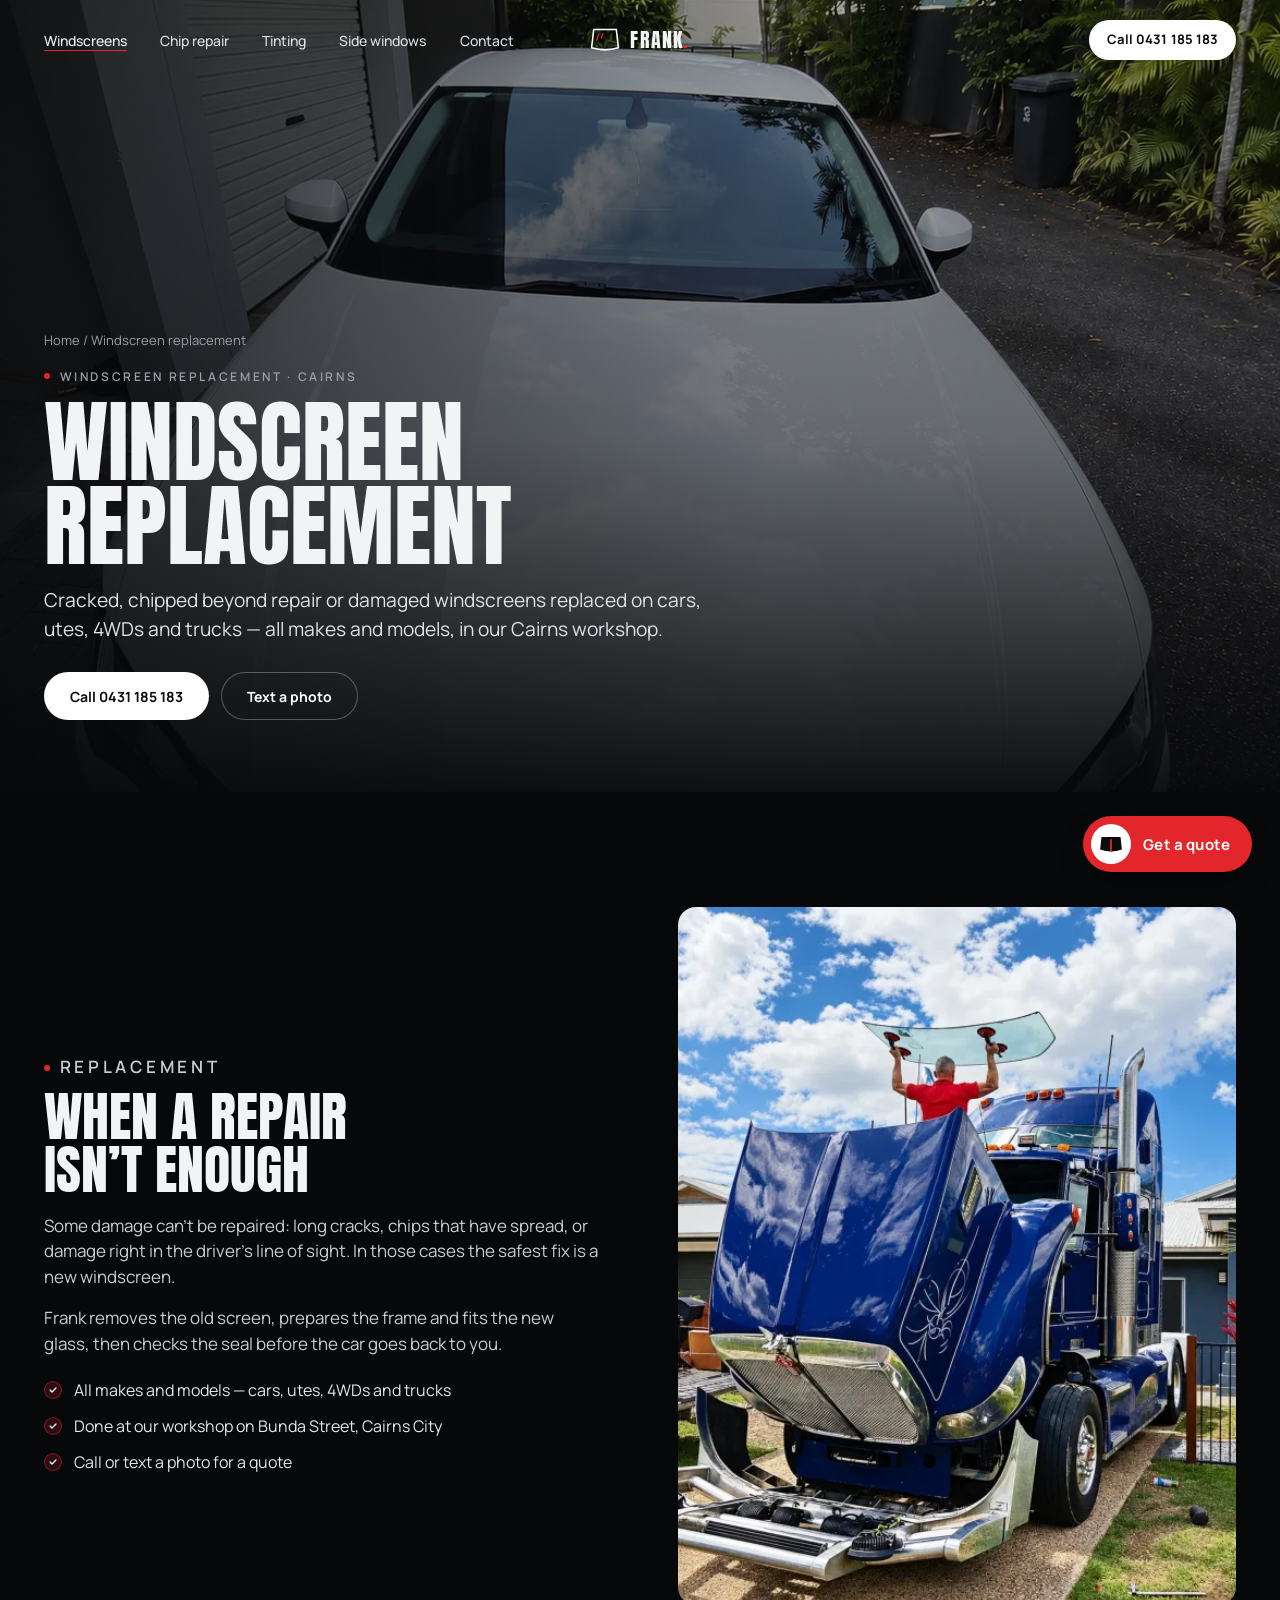
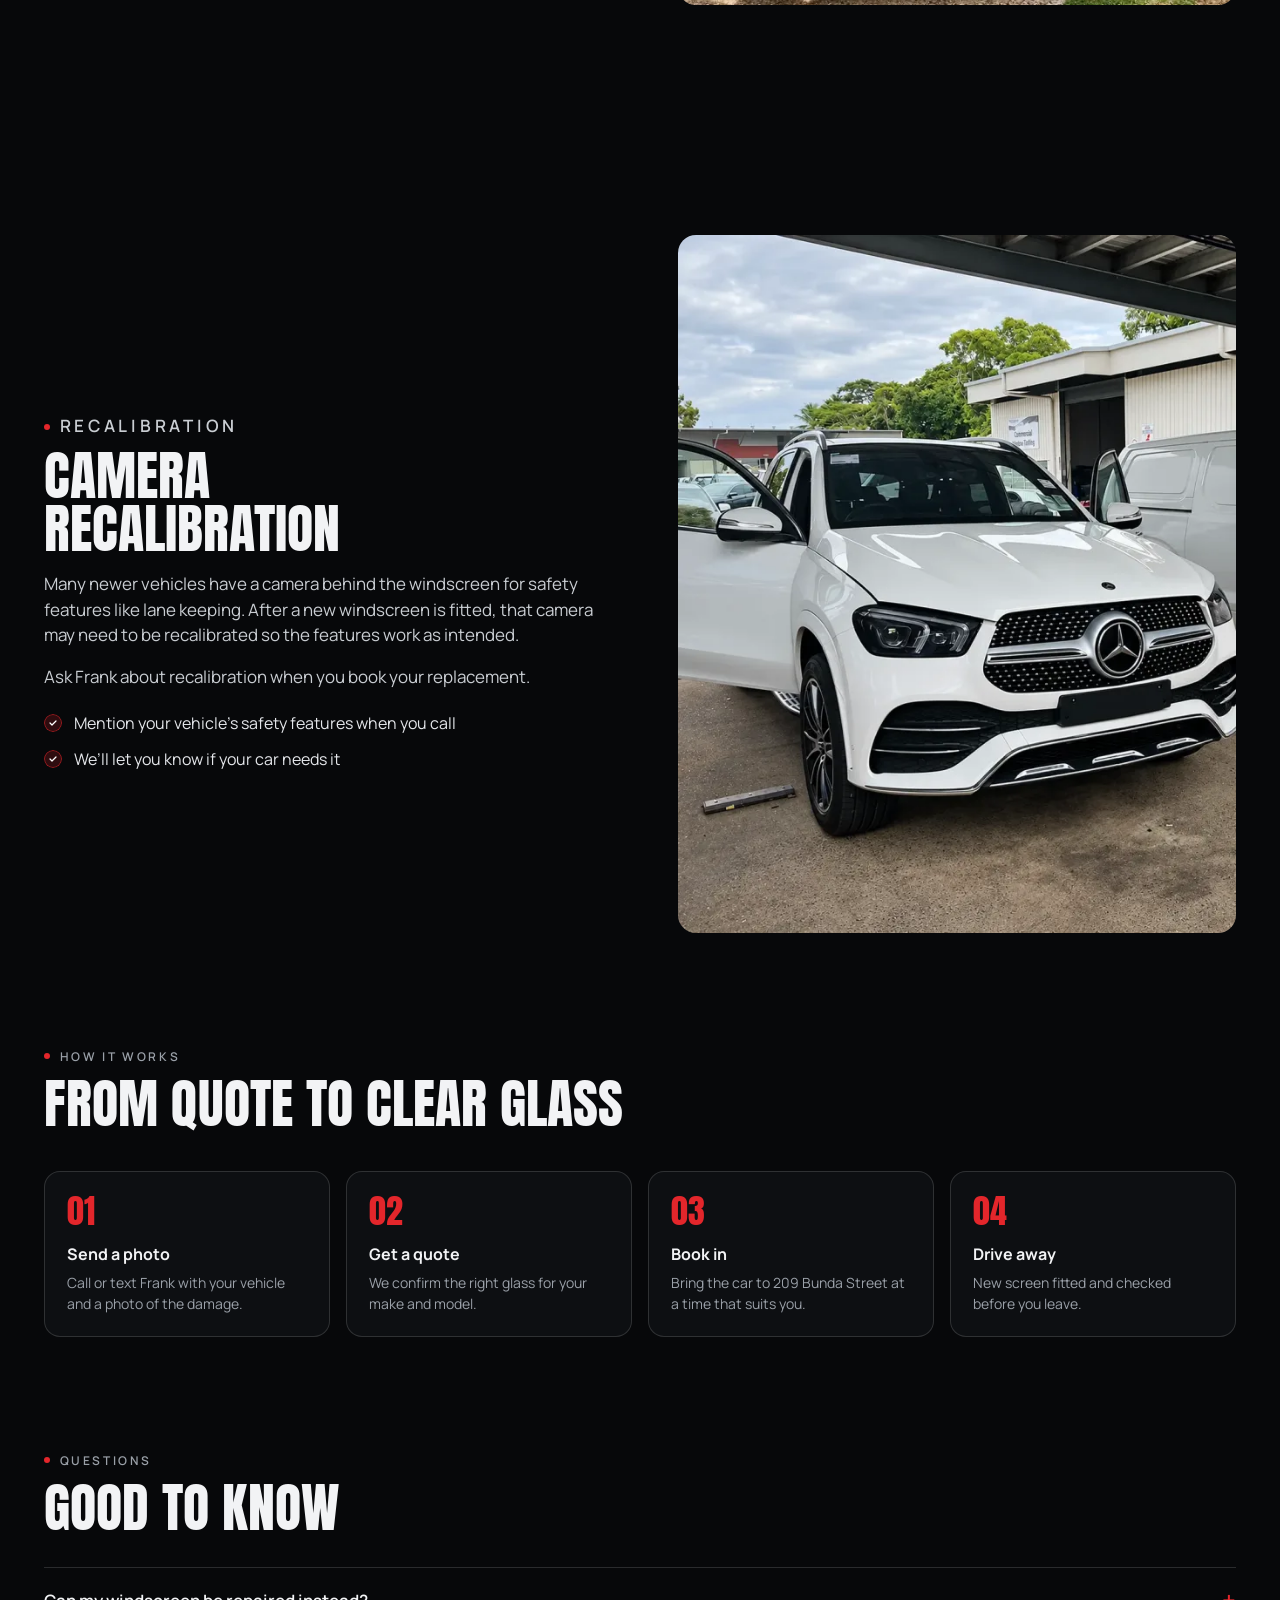
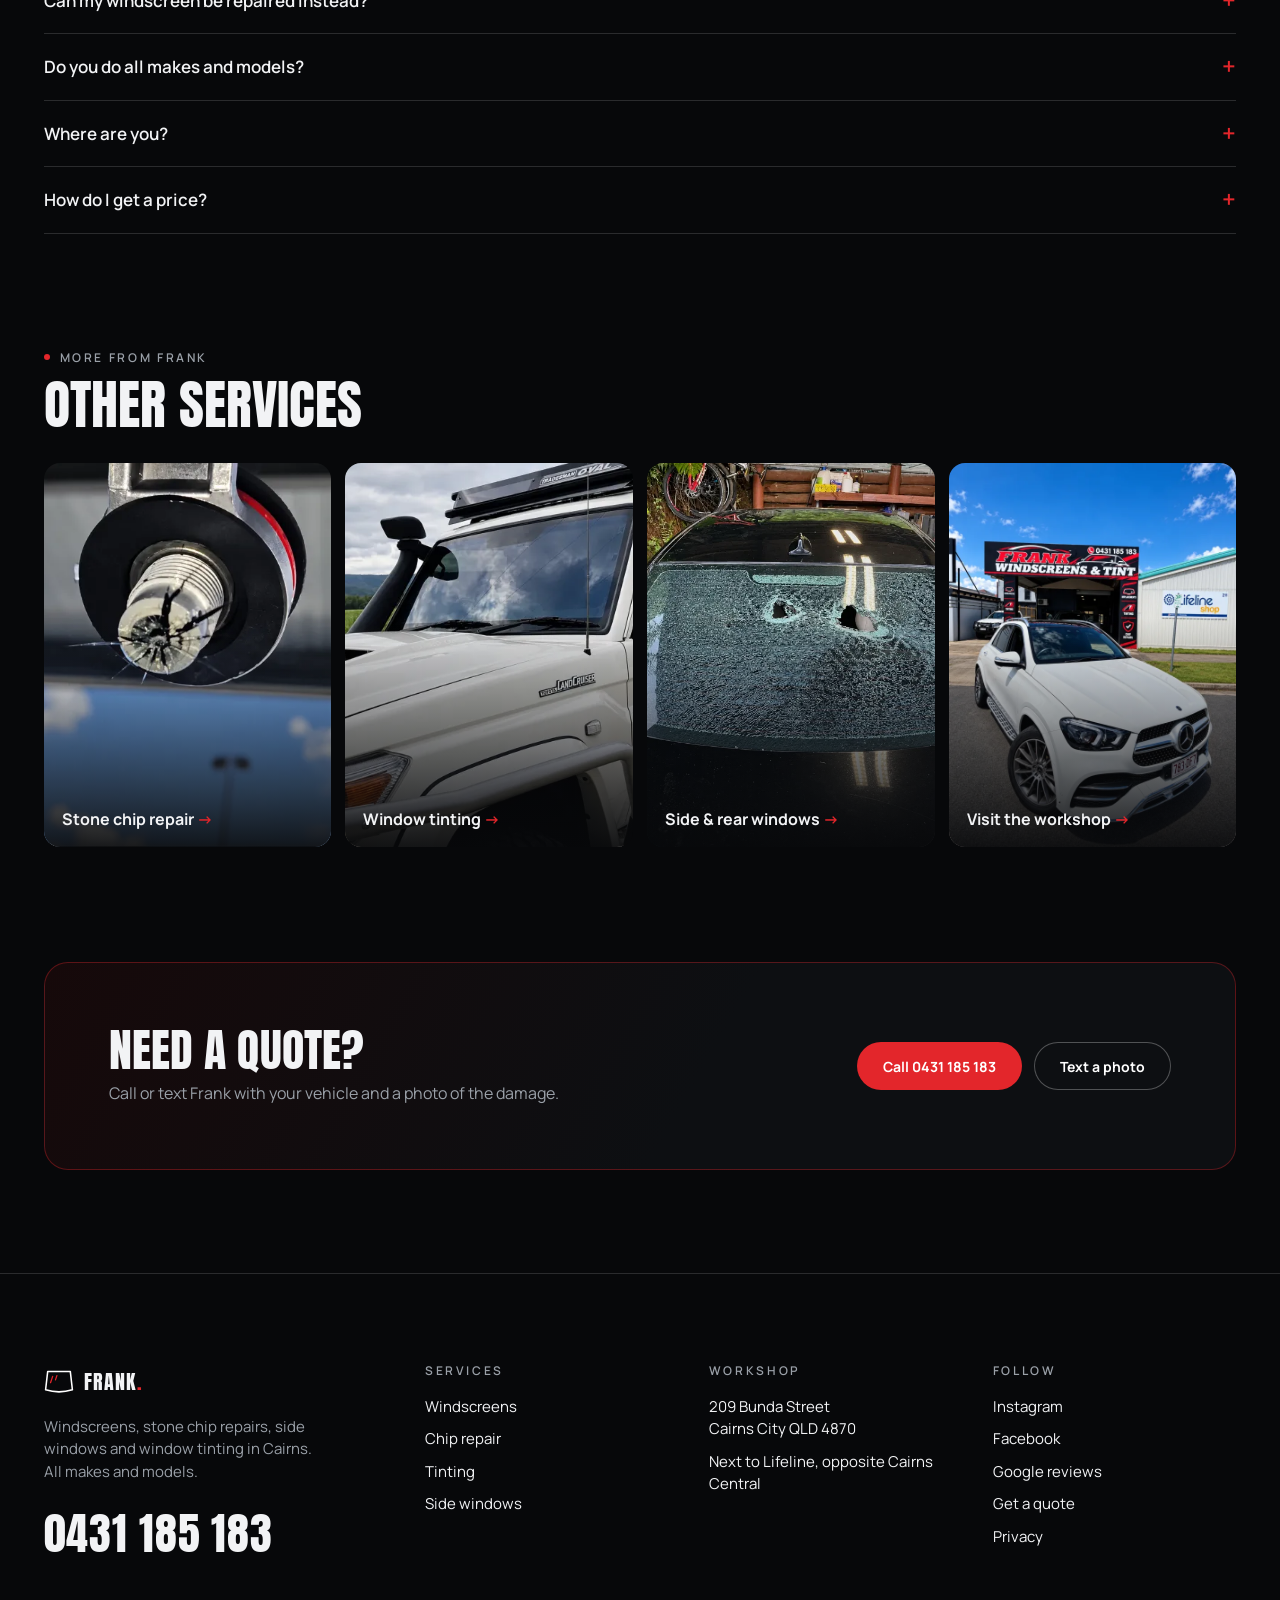
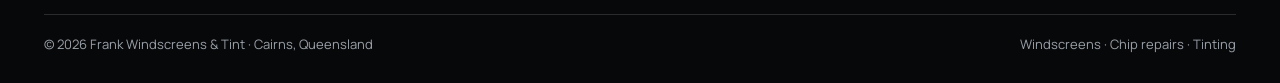
<file: windscreen-replacement.html>
<!doctype html>
<html lang="en">
<head>
<meta charset="utf-8">
<meta name="viewport" content="width=device-width, initial-scale=1, viewport-fit=cover">
<title>Windscreen Replacement Cairns | Frank Windscreens &amp; Tint</title>
<link rel="canonical" href="https://frankwindscreens.com.au/windscreen-replacement.html">
<meta name="description" content="Cracked or damaged windscreen in Cairns? Frank Windscreens &amp; Tint replaces windscreens on all makes and models at 209 Bunda Street, Cairns City. Call 0431 185 183.">
<meta property="og:type" content="website">
<meta property="og:site_name" content="Frank Windscreens &amp; Tint">
<meta property="og:title" content="Windscreen Replacement Cairns | Frank Windscreens &amp; Tint">
<meta property="og:description" content="Cracked or damaged windscreen in Cairns? Frank Windscreens &amp; Tint replaces windscreens on all makes and models at 209 Bunda Street, Cairns City. Call 0431 185 183.">
<meta property="og:url" content="https://frankwindscreens.com.au/windscreen-replacement.html">
<meta property="og:image" content="https://frankwindscreens.com.au/assets/og-cover.jpg">
<meta property="og:image:width" content="1200">
<meta property="og:image:height" content="630">
<meta property="og:image:alt" content="Frank Windscreens &amp; Tint — Clear glass. Sharp tint.">
<meta property="og:locale" content="en_AU">
<meta name="twitter:card" content="summary_large_image">
<meta name="twitter:image" content="https://frankwindscreens.com.au/assets/og-cover.jpg">
<meta name="theme-color" content="#07080a">
<link rel="icon" href="favicon.svg" type="image/svg+xml">
<link rel="icon" href="favicon-32.png" sizes="32x32" type="image/png">
<link rel="icon" href="favicon-48.png" sizes="48x48" type="image/png">
<link rel="icon" href="favicon-192.png" sizes="192x192" type="image/png">
<link rel="apple-touch-icon" href="apple-touch-icon.png">
<link rel="preconnect" href="https://fonts.googleapis.com">
<link rel="preconnect" href="https://fonts.gstatic.com" crossorigin>
<link href="https://fonts.googleapis.com/css2?family=Anton&family=Manrope:wght@400;500;600;700&display=swap" rel="stylesheet">
<link rel="stylesheet" href="assets/site.css?v=8">
<script type="application/ld+json">{"@context": "https://schema.org", "@graph": [{"@type": "AutoRepair", "name": "Frank Windscreens & Tint", "telephone": "+61431185183", "address": {"@type": "PostalAddress", "streetAddress": "209 Bunda Street", "addressLocality": "Cairns City", "addressRegion": "QLD", "postalCode": "4870", "addressCountry": "AU"}, "paymentAccepted": "Cash, Credit Card, Debit Card, Bank Transfer, Afterpay", "openingHoursSpecification": {"@type": "OpeningHoursSpecification", "dayOfWeek": ["Monday", "Tuesday", "Wednesday", "Thursday", "Friday", "Saturday", "Sunday"], "opens": "00:00", "closes": "23:59"}, "areaServed": "Cairns"}, {"@type": "BreadcrumbList", "itemListElement": [{"@type": "ListItem", "position": 1, "name": "Home", "item": "index.html"}, {"@type": "ListItem", "position": 2, "name": "Windscreen replacement", "item": "windscreen-replacement.html"}]}, {"@type": "Service", "name": "Windscreen replacement", "areaServed": "Cairns", "provider": {"@type": "AutoRepair", "name": "Frank Windscreens & Tint"}}]}</script>
</head>
<body>
<header class="nav" data-nav></header>
<main>
<section class="svc-hero"><img src="assets/photos/fitted-audi-white.webp" srcset="assets/photos/fitted-audi-white-640.webp 640w, assets/photos/fitted-audi-white-1200.webp 1200w, assets/photos/fitted-audi-white.webp 1254w" sizes="100vw" alt="" fetchpriority="high">
<div class="svc-hero-in"><nav class="crumbs" aria-label="Breadcrumb"><a href="index.html">Home</a> / Windscreen replacement</nav>
<p class="eyebrow">Windscreen replacement · Cairns</p><h1>Windscreen<br>replacement</h1><p class="lead">Cracked, chipped beyond repair or damaged windscreens replaced on cars, utes, 4WDs and trucks — all makes and models, in our Cairns workshop.</p>
<div class="row"><a class="btn" href="tel:0431185183">Call 0431 185 183</a><a class="btn btn--ghost" href="sms:0431185183">Text a photo</a></div></div></section><section class="section"><div class="split"><div><p class="eyebrow">Replacement</p><h2 style="margin-top:12px">When a repair<br>isn’t enough</h2><p>Some damage can’t be repaired: long cracks, chips that have spread, or damage right in the driver’s line of sight. In those cases the safest fix is a new windscreen.</p><p>Frank removes the old screen, prepares the frame and fits the new glass, then checks the seal before the car goes back to you.</p>
<ul class="ticks"><li>All makes and models — cars, utes, 4WDs and trucks</li><li>Done at our workshop on Bunda Street, Cairns City</li><li>Call or text a photo for a quote</li></ul></div><img src="assets/photos/signature-truck-windscreen-lift.webp" srcset="assets/photos/signature-truck-windscreen-lift-640.webp 640w, assets/photos/signature-truck-windscreen-lift-1200.webp 1200w, assets/photos/signature-truck-windscreen-lift.webp 1254w" sizes="(max-width:860px) 100vw, 50vw" alt="Frank lifting a new windscreen into a truck" loading="lazy"></div></section><section class="section" id="recalibration"><div class="split"><div><p class="eyebrow">Recalibration</p><h2 style="margin-top:12px">Camera<br>recalibration</h2><p>Many newer vehicles have a camera behind the windscreen for safety features like lane keeping. After a new windscreen is fitted, that camera may need to be recalibrated so the features work as intended.</p><p>Ask Frank about recalibration when you book your replacement.</p>
<ul class="ticks"><li>Mention your vehicle’s safety features when you call</li><li>We’ll let you know if your car needs it</li></ul></div><img src="assets/photos/fitted-mercedes-gle-v2.webp" srcset="assets/photos/fitted-mercedes-gle-v2-640.webp 640w, assets/photos/fitted-mercedes-gle-v2.webp 918w" sizes="(max-width:860px) 100vw, 50vw" alt="Mercedes GLE with a newly fitted windscreen" loading="lazy"></div></section><section class="section" style="padding-top:0"><p class="eyebrow">How it works</p><h2 style="margin-top:12px">From quote to clear glass</h2><div class="steps"><div class="step"><h3>Send a photo</h3><p>Call or text Frank with your vehicle and a photo of the damage.</p></div><div class="step"><h3>Get a quote</h3><p>We confirm the right glass for your make and model.</p></div><div class="step"><h3>Book in</h3><p>Bring the car to 209 Bunda Street at a time that suits you.</p></div><div class="step"><h3>Drive away</h3><p>New screen fitted and checked before you leave.</p></div></div></section><section class="section" style="padding-top:0"><p class="eyebrow">Questions</p><h2 style="margin-top:12px">Good to know</h2><div class="faq"><details><summary>Can my windscreen be repaired instead?</summary><p>Small chips can often be repaired if they are dealt with early. Send a photo and Frank will tell you whether a repair or a replacement is the right call. See our <a href="chip-repair.html" style="text-decoration:underline">chip repair</a> page.</p></details><details><summary>Do you do all makes and models?</summary><p>Yes — cars, utes, 4WDs and trucks.</p></details><details><summary>Where are you?</summary><p>209 Bunda Street, Cairns City — next to Lifeline and across the road from Cairns Central.</p></details><details><summary>How do I get a price?</summary><p>Call or text 0431 185 183 with your vehicle details and a photo of the damage.</p></details></div></section><section class="section" style="padding-top:0"><p class="eyebrow">More from Frank</p><h2 style="margin-top:12px">Other services</h2><div class="more"><a href="chip-repair.html"><img src="assets/photos/damage-chip-before-macro.webp" srcset="assets/photos/damage-chip-before-macro-640.webp 640w, assets/photos/damage-chip-before-macro-1200.webp 1200w, assets/photos/damage-chip-before-macro.webp 1368w" sizes="(max-width:860px) 50vw, 25vw" alt="" loading="lazy"><span>Stone chip repair</span></a><a href="window-tinting.html"><img src="assets/photos/landcruiser-tint.webp" srcset="assets/photos/landcruiser-tint-640.webp 640w, assets/photos/landcruiser-tint-1200.webp 1200w, assets/photos/landcruiser-tint.webp 1414w" sizes="(max-width:860px) 50vw, 25vw" alt="" loading="lazy"><span>Window tinting</span></a><a href="side-rear-windows.html"><img src="assets/photos/damage-shattered-rear-glass.webp" srcset="assets/photos/damage-shattered-rear-glass-640.webp 640w, assets/photos/damage-shattered-rear-glass-1200.webp 1200w, assets/photos/damage-shattered-rear-glass.webp 1254w" sizes="(max-width:860px) 50vw, 25vw" alt="" loading="lazy"><span>Side &amp; rear windows</span></a><a href="contact.html"><img src="assets/photos/shopfront.webp" srcset="assets/photos/shopfront-640.webp 640w, assets/photos/shopfront.webp 1086w" sizes="(max-width:860px) 50vw, 25vw" alt="" loading="lazy"><span>Visit the workshop</span></a></div></section><section class="cta-band"><div><h2>Need a quote?</h2><p>Call or text Frank with your vehicle and a photo of the damage.</p></div>
<div class="row"><a class="btn btn--red" href="tel:0431185183">Call 0431 185 183</a><a class="btn btn--ghost" href="sms:0431185183">Text a photo</a></div></section></main>
<footer class="foot" data-foot></footer>
<script src="assets/site.js?v=6"></script>
</body>
</html>
</file>
<file: assets/site.css>
:root{
  --bg:#07080a;--bg-2:#0d0f12;--ink:#f2f3f5;--muted:#9aa0a8;
  --line:rgba(255,255,255,.14);--line-strong:rgba(255,255,255,.28);
  --chip:rgba(14,16,19,.62);--thrust:#a9cfff;--brand:#e3262b;
  --display:"Anton","Impact",sans-serif;--body:"Manrope","Segoe UI",sans-serif;
  --gutter:clamp(16px,3.4vw,44px);--ease:cubic-bezier(.2,.7,.2,1);
}
*{box-sizing:border-box;margin:0;padding:0}
html{overflow-x:clip}
html,body{background:var(--bg);color-scheme:dark;color:var(--ink);font:16px/1.5 var(--body);-webkit-font-smoothing:antialiased}
a{color:inherit;text-decoration:none}
button{font:inherit;color:inherit;background:none;border:0;cursor:pointer}
img{display:block;max-width:100%}
:focus-visible{outline:2px solid #fff;outline-offset:3px;border-radius:6px}
.sr-only{position:absolute;width:1px;height:1px;overflow:hidden;clip:rect(0 0 0 0);white-space:nowrap}

.eyebrow{font-size:12px;letter-spacing:.22em;text-transform:uppercase;color:var(--muted);font-weight:600}
.eyebrow::before{content:"";display:inline-block;width:6px;height:6px;border-radius:50%;background:var(--brand);margin-right:10px;vertical-align:2px}

.btn{display:inline-flex;align-items:center;justify-content:center;gap:10px;height:48px;padding:0 26px;border-radius:999px;background:#fff;color:#0a0b0d;font-weight:700;font-size:14px;
  transition:transform .3s var(--ease),box-shadow .3s var(--ease),background-color .3s var(--ease),color .3s var(--ease)}
.btn:hover{transform:translateY(-2px);box-shadow:0 10px 30px -10px rgba(255,255,255,.45)}
.btn--ghost{background:transparent;color:#fff;box-shadow:inset 0 0 0 1px var(--line-strong)}
.btn--ghost:hover{box-shadow:inset 0 0 0 1px #fff}
.btn--red{background:var(--brand);color:#fff}
.btn--red:hover{box-shadow:0 10px 30px -10px rgba(227,38,43,.6)}

/* ---------- nav ---------- */
.nav{position:fixed;top:0;left:0;right:0;z-index:50;display:grid;grid-template-columns:1fr auto 1fr;align-items:center;padding:20px var(--gutter);transition:background .4s var(--ease)}
.nav.scrolled{background:rgba(7,8,10,.78);-webkit-backdrop-filter:blur(14px) saturate(140%);backdrop-filter:blur(14px) saturate(140%);box-shadow:0 1px 0 var(--line)}
.nav-links{display:flex;gap:clamp(18px,2.6vw,40px)}
.nav-links a{font-size:14px;font-weight:500;opacity:.9;transition:opacity .2s}
.nav-links a:hover,.nav-links a[aria-current="page"]{opacity:1}
.nav-links a[aria-current="page"]{box-shadow:inset 0 -1px 0 var(--brand)}
.logo{display:grid;place-items:center;width:auto;height:40px;gap:2px;grid-auto-flow:column}
.logo svg{width:30px;height:24px}
.logo b{font-family:var(--display);font-weight:400;font-size:20px;letter-spacing:.06em;margin-left:8px}
.logo b span{color:var(--brand)}
.nav-right{display:flex;align-items:center;gap:18px;justify-content:flex-end}
.nav-phone{display:inline-flex;align-items:center;height:40px;padding:0 18px;border-radius:999px;background:#fff;color:#0a0b0d;font-size:13px;font-weight:700;letter-spacing:.01em;transition:transform .3s var(--ease)}
.nav-phone:hover{transform:translateY(-1px)}
.nav-div{width:1px;height:22px;background:var(--line-strong)}
.socials{display:flex;gap:16px}
.socials a{display:grid;place-items:center;width:20px;height:20px;opacity:.85}
.socials a:hover{opacity:1}
.socials svg{width:16px;height:16px;fill:currentColor}
.toggle{position:relative;width:36px;height:20px;border-radius:20px;background:#55595f;transition:background .3s}
.toggle::after{content:"";position:absolute;top:2px;left:2px;width:16px;height:16px;border-radius:50%;background:#fff;transition:transform .3s var(--ease)}
.toggle[aria-pressed="true"]{background:#8b9097}
.toggle[aria-pressed="true"]::after{transform:translateX(16px)}
.burger{display:none;width:40px;height:40px;place-items:center}
.burger span{display:block;width:20px;height:1.5px;background:#fff;box-shadow:0 6px 0 #fff;transform:translateY(-3px)}

/* ---------- footer ---------- */
.foot{position:relative;z-index:4;background:var(--bg);border-top:1px solid var(--line);padding:clamp(48px,7vw,88px) var(--gutter) 28px}
.foot-grid{display:grid;grid-template-columns:1.4fr 1fr 1fr 1fr;gap:40px;max-width:1280px;margin:0 auto}
.foot .foot-h{font-size:12px;letter-spacing:.22em;text-transform:uppercase;color:var(--muted);font-weight:600;margin-bottom:16px}
.foot li{list-style:none;margin-bottom:10px;font-size:15px}
.foot li a:hover{color:#fff;box-shadow:inset 0 -1px 0 var(--brand)}
.foot-brand p{color:var(--muted);margin-top:14px;max-width:32ch;font-size:15px}
.foot-phone{display:inline-block;font-family:var(--display);font-size:clamp(30px,3.4vw,46px);letter-spacing:.02em;margin-top:18px}
.foot-base{max-width:1280px;margin:48px auto 0;padding-top:20px;border-top:1px solid var(--line);display:flex;justify-content:space-between;gap:16px;flex-wrap:wrap;color:var(--muted);font-size:13px}

/* ---------- service pages ---------- */
.svc-hero{position:relative;min-height:88svh;display:flex;align-items:flex-end;padding:120px var(--gutter) clamp(48px,8vh,96px);overflow:hidden;isolation:isolate}
.svc-hero img{position:absolute;inset:0;width:100%;height:100%;object-fit:cover;z-index:-2}
.svc-hero::after{content:"";position:absolute;inset:0;z-index:-1;background:linear-gradient(to top,rgba(7,8,10,.96) 0%,rgba(7,8,10,.55) 45%,rgba(7,8,10,.35) 100%),linear-gradient(to right,rgba(7,8,10,.7),rgba(7,8,10,0) 60%)}
.svc-hero-in{max-width:760px}
.crumbs{font-size:13px;color:var(--muted);margin-bottom:18px}
.crumbs a:hover{color:#fff}
.svc-hero h1{font-family:var(--display);font-weight:400;text-transform:uppercase;font-size:clamp(48px,7vw,104px);line-height:.94;margin-top:14px}
.svc-hero p.lead{margin-top:18px;font-size:clamp(16px,1.5vw,20px);color:#dfe2e6;max-width:56ch}
.svc-hero .row{display:flex;gap:12px;flex-wrap:wrap;margin-top:28px}

.section{padding:clamp(64px,9vw,128px) var(--gutter);max-width:1280px;margin:0 auto}
.section h2{font-family:var(--display);font-weight:400;text-transform:uppercase;font-size:clamp(34px,4.2vw,60px);line-height:.98}
.split{display:grid;grid-template-columns:1fr 1fr;gap:clamp(32px,6vw,96px);align-items:center}
.split p{color:#c9cdd2;margin-top:16px;font-size:17px}
.split img{border-radius:18px;aspect-ratio:4/5;object-fit:cover;width:100%}
.ticks{margin-top:22px;display:grid;gap:12px}
.ticks li{list-style:none;display:flex;gap:12px;align-items:flex-start;color:#e4e6ea}
.ticks li::before{content:"";flex:none;width:18px;height:18px;margin-top:3px;border-radius:50%;background:rgba(227,38,43,.18) url("data:image/svg+xml,%3Csvg xmlns='http://www.w3.org/2000/svg' viewBox='0 0 24 24'%3E%3Cpath d='M6 12l4 4 8-8' fill='none' stroke='%23fff' stroke-width='2.4' stroke-linecap='round' stroke-linejoin='round'/%3E%3C/svg%3E") center/12px no-repeat;box-shadow:inset 0 0 0 1px rgba(227,38,43,.6)}

.steps{display:grid;grid-template-columns:repeat(4,1fr);gap:16px;margin-top:40px;counter-reset:s}
.step{padding:22px;border-radius:16px;background:var(--bg-2);border:1px solid var(--line);counter-increment:s}
.step::before{content:"0" counter(s);font-family:var(--display);font-size:34px;color:var(--brand);display:block;line-height:1;margin-bottom:14px}
.step h3{font-size:16px}
.step p{color:var(--muted);font-size:14px;margin-top:6px}

.faq{margin-top:32px;border-top:1px solid var(--line)}
.faq details{border-bottom:1px solid var(--line);padding:20px 0}
.faq summary{cursor:pointer;list-style:none;display:flex;justify-content:space-between;gap:20px;font-weight:600;font-size:17px}
.faq summary::-webkit-details-marker{display:none}
.faq summary::after{content:"+";font-size:24px;line-height:1;color:var(--brand);transition:transform .3s var(--ease)}
.faq details[open] summary::after{transform:rotate(45deg)}
.faq details p{color:#c9cdd2;margin-top:12px;max-width:70ch}

.more{display:grid;grid-template-columns:repeat(4,1fr);gap:14px;margin-top:32px}
.more a{position:relative;display:block;border-radius:16px;overflow:hidden;aspect-ratio:3/4;isolation:isolate}
.more img{position:absolute;inset:0;width:100%;height:100%;object-fit:cover;z-index:-1;transition:transform 1s var(--ease)}
.more a::after{content:"";position:absolute;inset:0;z-index:-1;background:linear-gradient(to top,rgba(7,8,10,.92),rgba(7,8,10,0) 60%)}
.more a:hover img{transform:scale(1.05)}
.more span{position:absolute;left:18px;right:18px;bottom:16px;font-weight:700;font-size:16px}
.more span::after{content:" →";color:var(--brand)}

.cta-band{margin:0 var(--gutter) clamp(64px,8vw,110px);border-radius:24px;padding:clamp(36px,5vw,64px);background:linear-gradient(120deg,#16090a 0%,#0d0f12 55%);border:1px solid rgba(227,38,43,.35);
  display:flex;justify-content:space-between;align-items:center;gap:24px;flex-wrap:wrap;max-width:1280px}
@media (min-width:1369px){.cta-band{margin-left:auto;margin-right:auto}}
.cta-band h2{font-family:var(--display);font-weight:400;text-transform:uppercase;font-size:clamp(30px,3.6vw,52px);line-height:1}
.cta-band p{color:var(--muted);margin-top:8px}
.cta-band .row{display:flex;gap:12px;flex-wrap:wrap}

.contact-grid{display:grid;grid-template-columns:1fr 1fr;gap:16px;margin-top:36px}
.contact-card{padding:28px;border-radius:18px;background:var(--bg-2);border:1px solid var(--line)}
.contact-card h3{font-size:13px;letter-spacing:.2em;text-transform:uppercase;color:var(--muted);font-weight:600}
.contact-card .big{display:block;font-family:var(--display);font-size:clamp(30px,3.4vw,48px);margin-top:12px;letter-spacing:.02em}
.contact-card p{color:#c9cdd2;margin-top:10px}
.contact-card .row{display:flex;gap:10px;flex-wrap:wrap;margin-top:18px}
.map{margin-top:16px;border-radius:18px;overflow:hidden;border:1px solid var(--line);aspect-ratio:16/7;background:var(--bg-2)}
.map iframe{width:100%;height:100%;border:0;filter:grayscale(1) invert(.92) contrast(.9)}

/* tablet: five links + phone pill do not fit beside the centred logo below ~1080px */
@media (min-width:861px) and (max-width:1080px){
  .nav{grid-template-columns:auto 1fr auto}
  .nav .logo{justify-self:center}
  .nav-links{display:none}
  .nav-links.open{display:flex;position:fixed;inset:76px auto auto 12px;min-width:260px;flex-direction:column;gap:0;background:#111317;border:1px solid var(--line);border-radius:16px;padding:8px}
  .nav-links.open a{padding:14px 12px;font-size:16px}
  .socials,.nav-div{display:none}
  .burger{display:grid}
}
.nav-links a{white-space:nowrap}

@media (max-width:860px){
  .nav{grid-template-columns:auto 1fr auto;padding:14px var(--gutter)}
  .nav .logo{justify-self:center}
  .nav-links{display:none}
  .nav-links.open{display:flex;position:fixed;inset:68px 12px auto 12px;flex-direction:column;gap:0;background:#111317;border:1px solid var(--line);border-radius:16px;padding:8px}
  .nav-links.open a{padding:14px 12px;font-size:16px}
  .socials,.nav-div{display:none}
  .nav-phone{height:36px;padding:0 14px;font-size:12px}
  .burger{display:grid}
  .foot-grid{grid-template-columns:1fr 1fr}
  .foot-brand{grid-column:1/-1}
  .split{grid-template-columns:1fr}
  .steps{grid-template-columns:1fr 1fr}
  .more{grid-template-columns:1fr 1fr}
  .contact-grid{grid-template-columns:1fr}
  .map{aspect-ratio:4/3}
}
@media (max-width:520px){
  .steps{grid-template-columns:1fr}
}

/* ---------- floating quote button ---------- */
.fab{position:fixed;right:clamp(16px,2.4vw,28px);bottom:clamp(16px,2.4vw,28px);z-index:60;display:flex;flex-direction:column;align-items:flex-end;gap:10px;
  opacity:0;transform:translateY(16px);pointer-events:none;transition:opacity .45s var(--ease),transform .45s var(--ease)}
.fab.on{opacity:1;transform:none;pointer-events:none}
.fab.on .fab-btn,.fab.on.open .fab-menu{pointer-events:auto}
.fab-btn{display:inline-flex;align-items:center;gap:12px;height:56px;padding:0 22px 0 8px;border-radius:999px;border:0;cursor:pointer;
  background:var(--brand);color:#fff;font:700 15px/1 var(--body);letter-spacing:.01em;box-shadow:0 14px 30px -12px rgba(0,0,0,.7);
  transition:transform .3s var(--ease),background-color .3s var(--ease)}
.fab-btn:hover{transform:translateY(-2px);background:#f02f34}
.fab-btn:focus-visible,.fab-menu a:focus-visible{outline:2px solid #fff;outline-offset:3px}
.fab-ic{display:grid;place-items:center;width:40px;height:40px;border-radius:50%;background:#fff;overflow:hidden}
.fab-ic svg{width:24px;height:20px}
.fab-ic .wiper{transform-origin:12px 17px;animation:wipe 4.5s var(--ease) infinite}
@keyframes wipe{0%,70%,100%{transform:rotate(-58deg)}80%{transform:rotate(52deg)}90%{transform:rotate(-58deg)}}
.fab-btn[aria-expanded="true"] .fab-ic .wiper{animation:none}
.fab-x{display:none}
.fab-btn[aria-expanded="true"] .fab-x{display:block}
.fab-btn[aria-expanded="true"] .fab-w{display:none}
.fab-menu{display:grid;gap:8px;min-width:260px;padding:10px;border-radius:20px;background:rgba(13,15,18,.94);border:1px solid var(--line);
  -webkit-backdrop-filter:blur(14px);backdrop-filter:blur(14px);box-shadow:0 24px 50px -20px rgba(0,0,0,.8);
  transform-origin:100% 100%;transform:translateY(8px) scale(.96);opacity:0;visibility:hidden;transition:opacity .25s var(--ease),transform .3s var(--ease),visibility 0s linear .3s}
.fab.open .fab-menu{opacity:1;transform:none;visibility:visible;transition:opacity .25s var(--ease),transform .3s var(--ease)}
.fab-menu p{padding:6px 10px 4px;font-size:12px;letter-spacing:.14em;text-transform:uppercase;color:var(--muted)}
.fab-menu a{display:flex;align-items:center;gap:12px;padding:12px;border-radius:14px;color:var(--ink);transition:background-color .2s var(--ease)}
.fab-menu a:hover{background:rgba(255,255,255,.06)}
.fab-menu a i{display:grid;place-items:center;flex:none;width:36px;height:36px;border-radius:11px;background:rgba(227,38,43,.14);border:1px solid rgba(227,38,43,.4)}
.fab-menu a i svg{width:17px;height:17px;fill:none;stroke:#fff;stroke-width:1.8;stroke-linecap:round;stroke-linejoin:round}
.fab-menu b{display:block;font-size:15px;font-weight:700}
.fab-menu small{display:block;font-size:12.5px;color:var(--muted);margin-top:1px}
.fab.open .fab-menu a{animation:fabItem .35s var(--ease) both}
.fab.open .fab-menu a:nth-of-type(2){animation-delay:.04s}
.fab.open .fab-menu a:nth-of-type(3){animation-delay:.08s}
@keyframes fabItem{from{opacity:0;transform:translateY(6px)}to{opacity:1;transform:none}}
@media (max-width:560px){.fab-btn{height:52px;font-size:14px}.fab-menu{min-width:0;width:calc(100vw - 32px)}}
@media (prefers-reduced-motion:reduce){.fab-ic .wiper,.fab.open .fab-menu a{animation:none}.fab,.fab-menu{transition:none}}

/* ---------- long-form text (privacy) ---------- */
.prose h2{font-family:var(--display);font-weight:400;text-transform:uppercase;font-size:clamp(24px,2.6vw,34px);line-height:1.05;margin-top:40px}
.prose p{color:#c9cdd2;margin-top:14px;font-size:17px;line-height:1.65;max-width:68ch}
.prose a{text-decoration:underline;text-underline-offset:3px}
.prose strong{color:var(--ink)}
.prose .muted{color:var(--muted);font-size:14px;margin-top:32px}

/* ---------- Google reviews ---------- */
.reviews-head{display:flex;flex-wrap:wrap;align-items:end;justify-content:space-between;gap:20px}
.rating{display:flex;align-items:center;gap:14px;margin-top:14px}
.rating b{font-family:var(--display);font-weight:400;font-size:clamp(56px,7vw,96px);line-height:.9}
.stars{display:flex;gap:3px}
.stars svg{width:20px;height:20px;fill:var(--brand)}
.rating small{display:block;color:var(--muted);font-size:13px;margin-top:6px}
.rev-grid{display:grid;grid-template-columns:repeat(3,1fr);gap:16px;margin-top:36px}
.rev{padding:24px;border-radius:18px;background:var(--bg-2);border:1px solid var(--line);display:flex;flex-direction:column;gap:16px}
.rev p{color:#dfe2e6;font-size:16px;line-height:1.6;flex:1}
.rev footer{display:flex;align-items:center;justify-content:space-between;font-size:13px;color:var(--muted)}
.rev footer strong{color:var(--ink);font-weight:700}
@media (max-width:860px){.rev-grid{grid-template-columns:1fr}}
</file>
